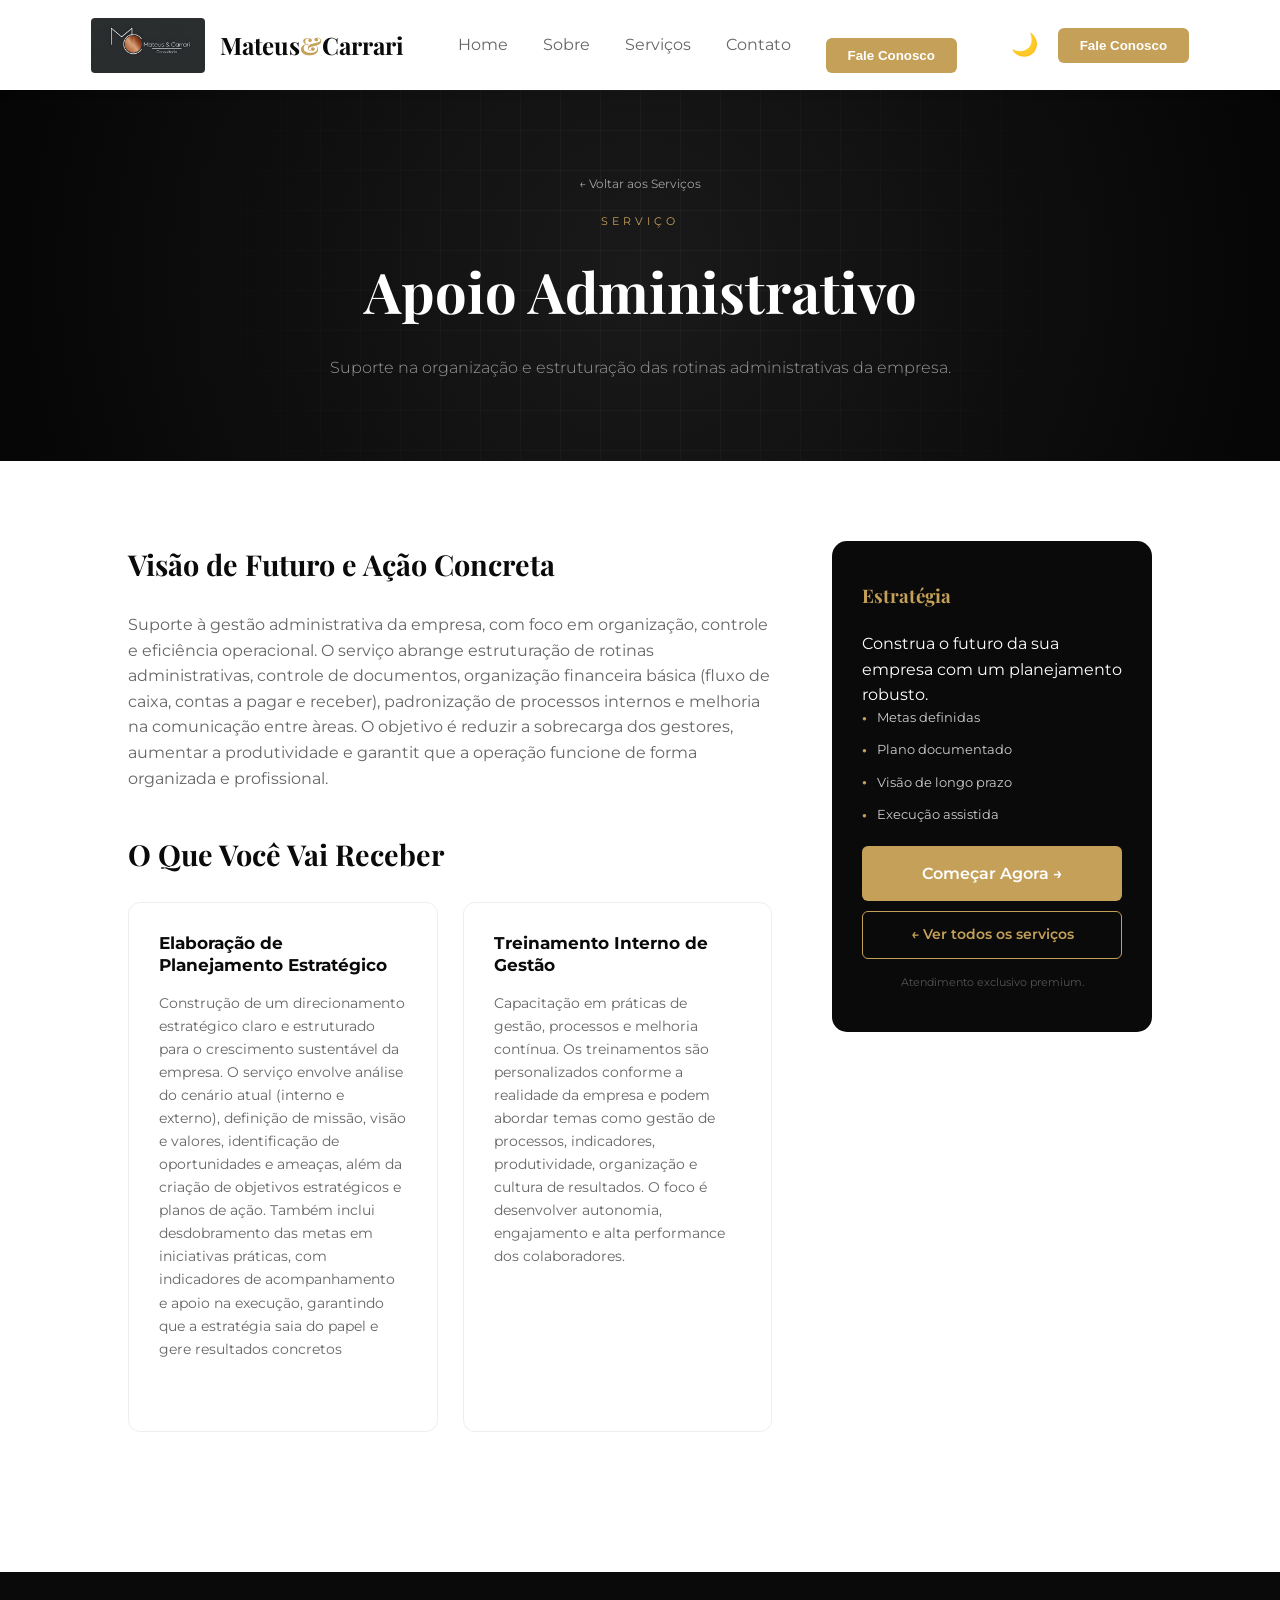
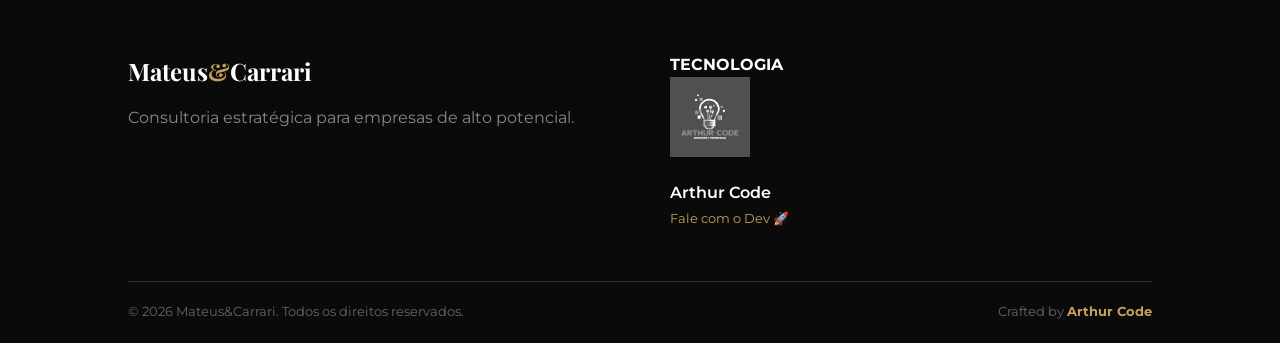
<file: apoio-administrativo.html>
<!DOCTYPE html>
<html lang="pt-BR">
<head>
    <meta charset="UTF-8">
    <meta name="viewport" content="width=device-width, initial-scale=1.0">
    <link rel="icon" type="image/jpeg" href="WhatsApp Image 2026-04-30 at 21.22.45.jpeg">
    <title>Planejamento Estratégico | Mateus & Carrari</title>
    
    <link href="https://fonts.googleapis.com/css2?family=Playfair+Display:ital,wght@0,400;0,700;1,400&family=Montserrat:wght@300;400;600&display=swap" rel="stylesheet">
    
    <style>
        /* --- 1. CONFIGURAÇÕES BASE E TEMAS --- */
        * { margin: 0; padding: 0; box-sizing: border-box; text-decoration: none; list-style: none; }
        
        :root {
            --gold: #c5a059;
            --dark-gold: #b08e4d;
            --black: #0a0a0a;
            --gray: #666;
            --border: #eeeeee;
            --body-bg: #ffffff;
            --text-main: #0a0a0a;
            --header-bg: #ffffff;
            --card-bg: #ffffff;
            --shadow: rgba(0,0,0,0.05);
        }

        body.dark-mode {
            --body-bg: #0e0e0e;
            --text-main: #f1f1f1;
            --header-bg: rgba(10, 10, 10, 0.95);
            --card-bg: #1a1a1a;
            --gray: #aaa;
            --border: #333;
            --shadow: rgba(0,0,0,0.4);
        }

        body { 
            font-family: 'Montserrat', sans-serif; 
            color: var(--text-main); 
            line-height: 1.6; 
            background: var(--body-bg); 
            padding-top: 90px;
            transition: background 0.4s ease, color 0.4s ease;
            overflow-x: hidden;
        }

        /* --- 2. HEADER E MENU MOBILE --- */
        .header {
            width: 100%; height: 90px; display: flex; align-items: center; justify-content: space-around;
            padding: 0 5%; background: var(--header-bg); position: fixed; top: 0; z-index: 1000;
            box-shadow: 0 2px 10px var(--shadow);
            backdrop-filter: blur(5px);
        }

        .logo-container { display: flex; align-items: center; gap: 15px; z-index: 1100; }
        .logo-img { height: 55px; width: auto; border-radius: 4px; }
        .logo-text { font-family: 'Playfair Display', serif; font-size: 24px; font-weight: 700; color: var(--text-main); }
        .logo-text span { color: var(--gold); }

        /* Hambúrguer */
        .menu-toggle {
            display: none; flex-direction: column; gap: 6px; cursor: pointer; z-index: 1100;
        }
        .menu-toggle span {
            width: 30px; height: 3px; background: var(--gold);
            transition: 0.3s; border-radius: 2px;
        }

        .nav-menu ul { display: flex; gap: 35px; align-items: center; }
        .nav-menu a { color: var(--gray); font-size: 16px; position: relative; padding: 10px 0; transition: 0.3s; }
        .nav-menu a:hover, .nav-menu a.active { color: var(--gold); }
        
        .btn-gold-nav { background: var(--gold); color: #fff; padding: 10px 22px; border-radius: 6px; border: none; font-weight: 600; cursor: pointer; transition: 0.3s; }
        .btn-gold-nav:hover { background: var(--dark-gold); }

        /* --- 3. HERO SERVIÇO --- */
        .service-hero {
            background: radial-gradient(circle at center, #1a1a1a 0%, #050505 100%);
            padding: 80px 10%; text-align: center; color: #fff; position: relative;
        }
        .overlay-grid {
            position: absolute; top: 0; left: 0; width: 100%; height: 100%;
            background-image: linear-gradient(to right, rgba(255,255,255,0.03) 1px, transparent 1px), linear-gradient(to bottom, rgba(255,255,255,0.03) 1px, transparent 1px);
            background-size: 40px 40px; mask-image: radial-gradient(circle at center, black 20%, transparent 80%);
        }
        .back-link { color: #fff; font-size: 12px; margin-bottom: 20px; display: inline-block; opacity: 0.6; transition: 0.3s; }
        .back-link:hover { opacity: 1; color: var(--gold); }
        .service-tag { color: var(--gold); letter-spacing: 4px; font-size: 11px; text-transform: uppercase; margin-bottom: 15px; display: block; }
        .service-hero h1 { font-family: 'Playfair Display', serif; font-size: clamp(2rem, 8vw, 3.5rem); margin-bottom: 20px; }
        .service-hero p { max-width: 700px; margin: 0 auto; color: #999; font-weight: 300; }

        /* --- 4. CONTEÚDO --- */
        .content-container { padding: 80px 10%; display: grid; grid-template-columns: 1fr 320px; gap: 60px; max-width: 1400px; margin: 0 auto; }
        
        .main-text h2 { font-family: 'Playfair Display', serif; font-size: 1.8rem; margin-bottom: 25px; color: var(--text-main); }
        .main-text p { color: var(--gray); margin-bottom: 40px; }

        .delivery-grid { display: grid; grid-template-columns: repeat(auto-fit, minmax(300px, 1fr)); gap: 25px; margin-bottom: 60px; }
        .delivery-item { padding: 30px; border: 1px solid var(--border); border-radius: 12px; transition: 0.3s; background: var(--card-bg); display: flex; flex-direction: column;}
        .delivery-item:hover { border-color: var(--gold); box-shadow: 0 10px 30px var(--shadow); transform: translateY(-5px);}
        .delivery-item strong { display: block; margin-bottom: 15px; font-size: 1.05rem; color: var(--text-main); line-height: 1.3;}
        .delivery-item p { font-size: 0.9rem; color: var(--gray); line-height: 1.6;}

        .method-step { display: flex; gap: 30px; margin-bottom: 30px; }
        .step-num { font-family: 'Playfair Display', serif; font-size: 1.5rem; color: var(--gold); font-weight: 700; min-width: 30px; }
        .step-info h4 { font-size: 1rem; margin-bottom: 5px; color: var(--text-main); }
        .step-info p { font-size: 0.9rem; color: var(--gray); }

        /* --- CARD LATERAL --- */
        .side-card { 
            background: var(--black); color: #fff; padding: 40px 30px; border-radius: 15px; 
            height: fit-content; position: sticky; top: 120px;
        }
        .side-card h3 { font-family: 'Playfair Display', serif; color: var(--gold); margin-bottom: 20px; }
        .side-card li { font-size: 0.8rem; margin-bottom: 12px; color: #ccc; display: flex; align-items: center; gap: 10px; }
        .side-card li::before { content: '●'; color: var(--gold); font-size: 8px; }
        
        .btn-side { display: block; width: 100%; background: var(--gold); color: #fff; text-align: center; padding: 15px; border-radius: 6px; font-weight: 600; transition: 0.3s; }
        .btn-side:hover { background: var(--dark-gold); }

        .btn-outline-side {
            display: block; width: 100%; border: 1px solid var(--gold); color: var(--gold); 
            text-align: center; padding: 12px; border-radius: 6px; font-weight: 600; 
            font-size: 0.85rem; margin-top: 10px; transition: 0.3s;
        }
        .btn-outline-side:hover { background: rgba(197, 160, 89, 0.1); }

        /* --- 5. FOOTER --- */
        .main-footer { background: var(--black); color: #fff; padding: 80px 10% 20px; }
        .footer-container { display: grid; grid-template-columns: repeat(auto-fit, minmax(250px, 1fr)); gap: 60px; max-width: 1200px; margin: 0 auto 50px; }
        .dev-logo { width: 80px; margin-bottom: 15px; filter: grayscale(1) brightness(2); }
        .footer-bottom { border-top: 1px solid #333; padding-top: 20px; display: flex; justify-content: space-between; align-items: center; flex-wrap: wrap; color: #666; font-size: 0.8rem; }
        .footer-bottom a { color: var(--gold); font-weight: bold; }

        /* --- 6. RESPONSIVIDADE --- */
        @media (max-width: 968px) {
            .header { justify-content: space-between; }
            .menu-toggle { display: flex; }
            
            .nav-menu {
                position: fixed; top: 0; right: -100%; width: 80%; height: 100vh;
                background: var(--header-bg); flex-direction: column; padding: 120px 40px;
                transition: 0.4s cubic-bezier(0.4, 0, 0.2, 1); box-shadow: -10px 0 30px rgba(0,0,0,0.1);
            }
            .nav-menu.active { right: 0; }
            .nav-menu ul { flex-direction: column; gap: 25px; align-items: flex-start; }
            .nav-menu a { font-size: 20px; width: 100%; }
            
            .actions .btn-gold-nav { display: none; }
            .content-container { grid-template-columns: 1fr; padding: 40px 5%; }
            .side-card { position: static; margin-top: 40px; }
        }

        /* Animação X do Menu */
        .menu-toggle.active span:nth-child(1) { transform: rotate(45deg) translate(6px, 6px); }
        .menu-toggle.active span:nth-child(2) { opacity: 0; }
        .menu-toggle.active span:nth-child(3) { transform: rotate(-45deg) translate(7px, -7px); }
    </style>
</head>
<body>

<header class="header">
    <div class="logo-container">
        <img src="WhatsApp Image 2026-04-30 at 21.22.45.jpeg" alt="Logo" class="logo-img">
        <div class="logo-text">Mateus<span>&</span>Carrari</div>
    </div>

    <div class="menu-toggle" id="mobile-menu">
        <span></span>
        <span></span>
        <span></span>
    </div>

    <nav class="nav-menu" id="nav-list">
        <ul>
            <li><a href="index.html">Home</a></li>
            <li><a href="sobre.html">Sobre</a></li>
            <li><a href="servicos.html">Serviços</a></li>
            <li><a href="contato.html">Contato</a></li>
            <li class="mobile-only" style="width: 100%; margin-top: 20px;">
                <button class="btn-gold-nav" style="width: 100%;" onclick="window.location.href='contato.html'">Fale Conosco</button>
            </li>
        </ul>
    </nav>

    <div class="actions" style="display: flex; align-items: center; gap: 20px;">
        <button id="theme-toggle" style="background: none; border: none; font-size: 22px; cursor: pointer;">🌙</button>
        <button class="btn-gold-nav" onclick="window.location.href='contato.html'">Fale Conosco</button>
    </div>
</header>

<section class="service-hero">
    <div class="overlay-grid"></div>
    <div style="position: relative; z-index: 2;">
        <a href="servicos.html" class="back-link">← Voltar aos Serviços</a>
        <span class="service-tag">Serviço</span>
        <h1>Apoio Administrativo</h1>
        <p>Suporte na organização e estruturação das rotinas administrativas da empresa.</p>
    </div>
</section>

<div class="content-container">
    <main class="main-text">
        <h2>Visão de Futuro e Ação Concreta</h2>
        <p>Suporte à gestão administrativa da empresa, com foco em organização, controle e eficiência operacional. O serviço abrange estruturação de rotinas administrativas, controle de documentos, organização financeira básica (fluxo de caixa, contas a pagar e receber), padronização de processos internos e melhoria na comunicação entre àreas. O objetivo é reduzir a sobrecarga dos gestores, aumentar a produtividade e garantit que a operação funcione de forma organizada e profissional.</p>
        
        <h2>O Que Você Vai Receber</h2>
        <div class="delivery-grid">
    
            <div class="delivery-item">
                <strong>Elaboração de Planejamento Estratégico</strong>
                <p>Construção de um direcionamento estratégico claro e estruturado para o crescimento sustentável da empresa. O serviço envolve análise do cenário atual (interno e externo), definição de missão, visão e valores, identificação de oportunidades e ameaças, além da criação de objetivos estratégicos e planos de ação. Também inclui desdobramento das metas em iniciativas práticas, com indicadores de acompanhamento e apoio na execução, garantindo que a estratégia saia do papel e gere resultados concretos</p>
            </div>
            <div class="delivery-item">
                <strong>Treinamento Interno de Gestão</strong>
                <p>Capacitação em práticas de gestão, processos e melhoria contínua. Os treinamentos são personalizados conforme a realidade da empresa e podem abordar temas como gestão de processos, indicadores, produtividade, organização e cultura de resultados. O foco é desenvolver autonomia, engajamento e alta performance dos colaboradores.</p>
            </div>
    
        </div>

        
    </main>

    <aside>
        <div class="side-card">
            <h3>Estratégia</h3>
            <p>Construa o futuro da sua empresa com um planejamento robusto.</p>
            <ul>
                <li>Metas definidas</li>
                <li>Plano documentado</li>
                <li>Visão de longo prazo</li>
                <li>Execução assistida</li>
            </ul>
            
            <a href="contato.html" class="btn-side" style="margin-top: 20px;">Começar Agora →</a>
            <a href="servicos.html" class="btn-outline-side">← Ver todos os serviços</a>
            
            <p style="text-align:center; margin-top:15px; color:#666; font-size:0.7rem; opacity: 0.8;">Atendimento exclusivo premium.</p>
        </div>
    </aside>
</div>

<footer class="main-footer">
    <div class="footer-container">
        <div class="footer-column">
            <div class="logo-text" style="color: white; font-size: 24px;">Mateus<span>&</span>Carrari</div>
            <p style="color:#888; margin-top: 15px;">Consultoria estratégica para empresas de alto potencial.</p>
        </div>
        <div class="footer-column">
            <h4>TECNOLOGIA</h4>
            <img src="WhatsApp Image 2026-04-15 at 19.51.01.jpeg" alt="Arthur Code" class="dev-logo">
            <p style="color: #fff; font-weight: 600;">Arthur Code</p>
            <a href="https://wa.me/5564992209255" target="_blank" style="color: var(--gold); font-size: 0.8rem;">Fale com o Dev 🚀</a>
        </div>
    </div>
    <div class="footer-bottom">
        <span>&copy; 2026 Mateus&Carrari. Todos os direitos reservados.</span>
        <span>Crafted by <a href="https://wa.me/5564992209255" target="_blank">Arthur Code</a></span>
    </div>
</footer>

<script>
    // --- MENU MOBILE ---
    const menuToggle = document.getElementById('mobile-menu');
    const navList = document.getElementById('nav-list');

    menuToggle.addEventListener('click', () => {
        menuToggle.classList.toggle('active');
        navList.classList.toggle('active');
    });

    document.querySelectorAll('.nav-menu a').forEach(link => {
        link.addEventListener('click', () => {
            menuToggle.classList.remove('active');
            navList.classList.remove('active');
        });
    });

    // --- DARK MODE ---
    const themeToggle = document.getElementById('theme-toggle');
    const body = document.body;

    const updateIcon = (isDark) => {
        themeToggle.innerText = isDark ? '☀️' : '🌙';
    };

    const savedTheme = localStorage.getItem('theme');
    if (savedTheme === 'dark') {
        body.classList.add('dark-mode');
        updateIcon(true);
    }

    themeToggle.addEventListener('click', () => {
        const isDark = body.classList.toggle('dark-mode');
        localStorage.setItem('theme', isDark ? 'dark' : 'light');
        updateIcon(isDark);
    });
</script>

</body>
</html>
</file>
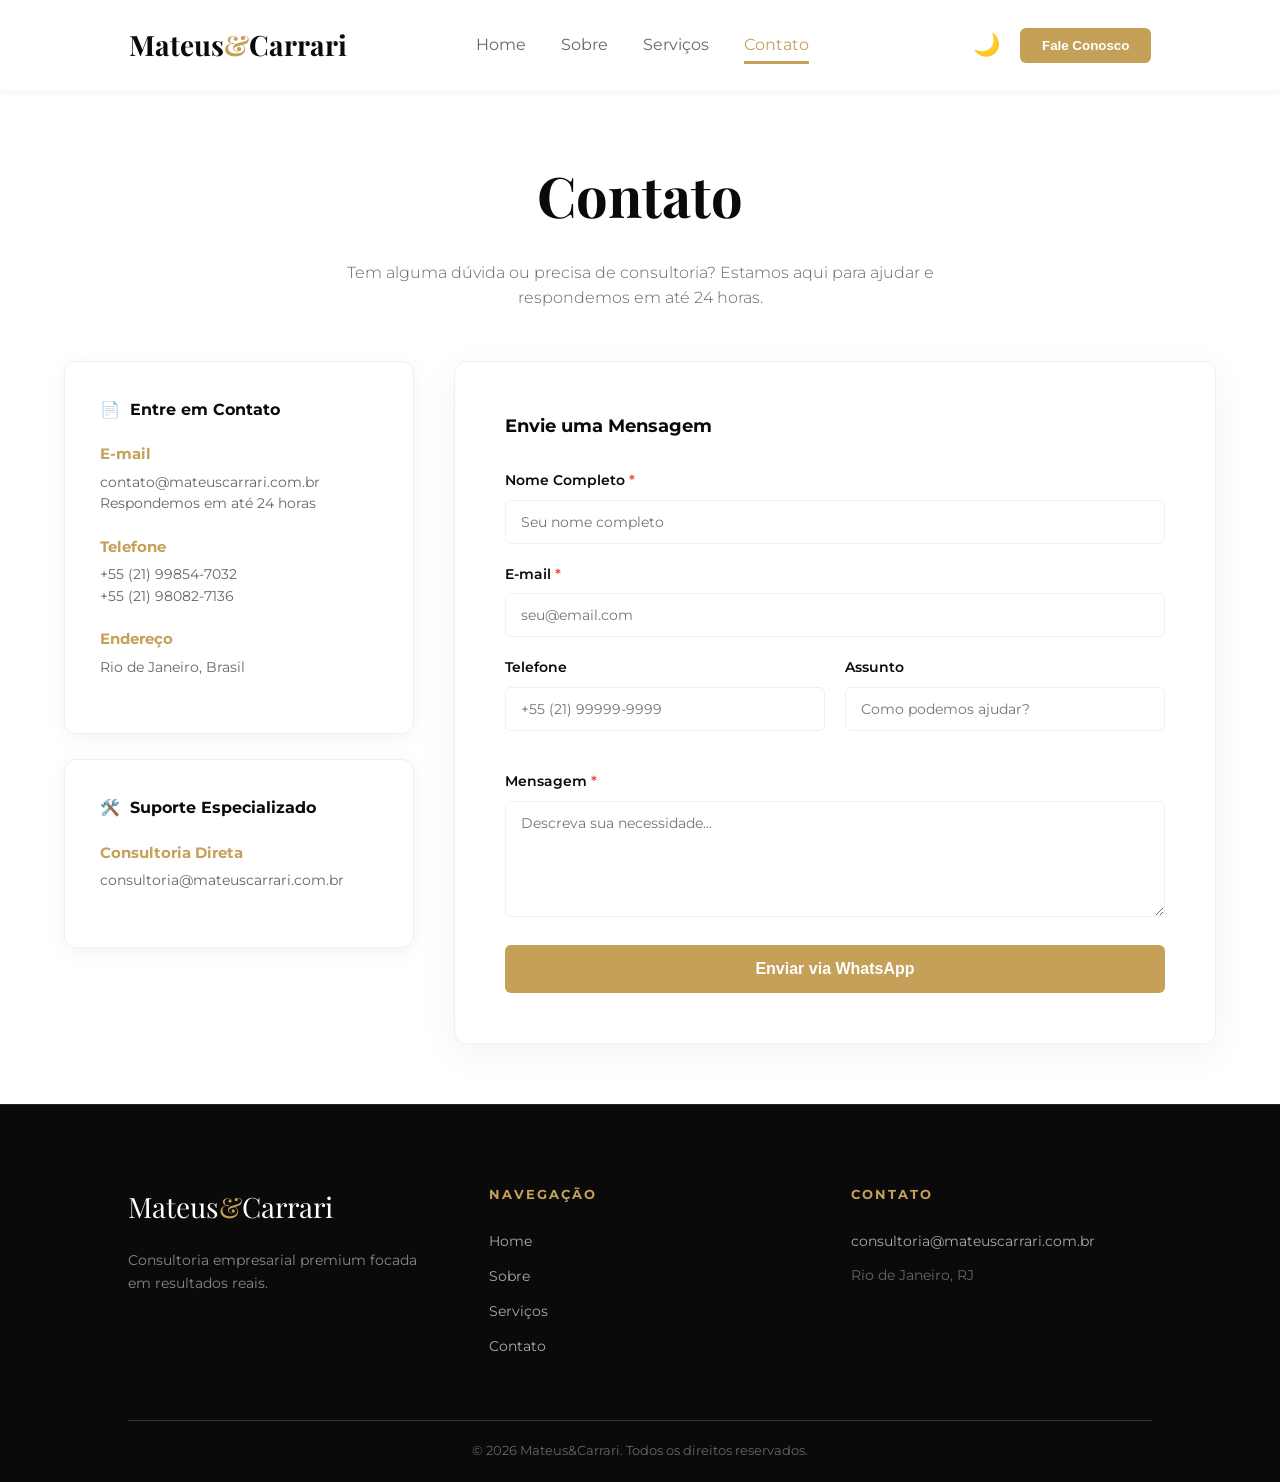
<file: contato.html>
<!DOCTYPE html>
<html lang="pt-BR">
<head>
    <meta charset="UTF-8">
    <meta name="viewport" content="width=device-width, initial-scale=1.0">
    <link rel="icon" type="image/jpeg" href="WhatsApp Image 2026-04-30 at 21.22.45.jpeg">
    <title>Contato | Mateus & Carrari</title>
    
    <link href="https://fonts.googleapis.com/css2?family=Playfair+Display:ital,wght@0,400;0,700;1,400&family=Montserrat:wght@300;400;600&display=swap" rel="stylesheet">
    
    <style>
        /* --- 1. CONFIGURAÇÕES BASE E TEMAS --- */
        * { margin: 0; padding: 0; box-sizing: border-box; text-decoration: none; list-style: none; outline: none; }
        
        :root {
            --gold: #c5a059;
            --dark-gold: #b08e4d;
            --black: #0a0a0a;
            --gray: #666;
            --body-bg: #ffffff;
            --header-bg: #ffffff;
            --card-bg: #ffffff;
            --border: #f0f0f0;
            --text-main: #0a0a0a;
            --shadow: rgba(0,0,0,0.05);
            --input-bg: #ffffff;
        }

        body.dark-mode {
            --body-bg: #0e0e0e;
            --text-main: #f1f1f1;
            --header-bg: rgba(10, 10, 10, 0.95);
            --card-bg: #1a1a1a;
            --gray: #aaa;
            --border: #333;
            --shadow: rgba(0,0,0,0.4);
            --input-bg: #111;
        }

        html { scroll-behavior: smooth; }
        body { 
            font-family: 'Montserrat', sans-serif; 
            color: var(--text-main); 
            line-height: 1.6; 
            background: var(--body-bg); 
            padding-top: 90px;
            transition: background 0.4s ease, color 0.4s ease;
            overflow-x: hidden;
        }

        /* --- 2. HEADER E MENU MOBILE --- */
        .header {
            width: 100%; height: 90px; display: flex; align-items: center; justify-content: space-around;
            padding: 0 5%; background: var(--header-bg); position: fixed; top: 0; z-index: 1000;
            box-shadow: 0 2px 10px var(--shadow);
            backdrop-filter: blur(5px);
        }
        .logo { font-family: 'Playfair Display', serif; font-size: 28px; font-weight: 700; color: var(--text-main); z-index: 1100; }
        .logo span { color: var(--gold); }

        /* Hambúrguer */
        .menu-toggle {
            display: none; flex-direction: column; gap: 6px; cursor: pointer; z-index: 1100;
        }
        .menu-toggle span {
            width: 30px; height: 3px; background: var(--gold);
            transition: 0.3s; border-radius: 2px;
        }

        .nav-menu ul { display: flex; gap: 35px; align-items: center; }
        .nav-menu a { color: var(--gray); font-size: 16px; position: relative; padding: 10px 0; transition: 0.3s; }
        .nav-menu a:hover, .nav-menu a.active { color: var(--gold); }
        .nav-menu a::after {
            content: ''; position: absolute; bottom: 0; left: 0; width: 0; height: 3px;
            background: var(--gold); transition: width 0.3s;
        }
        .nav-menu a.active::after, .nav-menu a:hover::after { width: 100%; }

        .btn-gold-nav { background: var(--gold); color: #fff; padding: 10px 22px; border-radius: 6px; border: none; font-weight: 600; cursor: pointer; transition: 0.3s; }

        /* --- 3. SEÇÃO CONTATO --- */
        .contact-page { padding: 60px 5%; text-align: center; max-width: 1400px; margin: 0 auto; }
        .contact-header h1 { font-family: 'Playfair Display', serif; font-size: clamp(2.5rem, 8vw, 3.5rem); margin-bottom: 20px; color: var(--text-main); }
        .contact-header p { color: var(--gray); max-width: 600px; margin: 0 auto 50px; font-weight: 300; }

        .contact-grid { display: grid; grid-template-columns: 350px 1fr; gap: 40px; max-width: 1200px; margin: 0 auto; text-align: left; }

        /* Cards de Info */
        .info-card { 
            background: var(--card-bg); padding: 35px; border-radius: 12px; border: 1px solid var(--border); 
            box-shadow: 0 4px 20px var(--shadow); margin-bottom: 25px;
        }
        .info-card h4 { font-size: 1rem; margin-bottom: 20px; display: flex; align-items: center; gap: 10px; color: var(--text-main); }
        .info-group { margin-bottom: 20px; }
        .info-group strong { display: block; font-size: 0.95rem; margin-bottom: 5px; color: var(--gold); }
        .info-group p, .info-group span { font-size: 0.9rem; color: var(--gray); display: block; line-height: 1.5; word-break: break-all; }

        /* Formulário */
        .form-card { 
            background: var(--card-bg); padding: 50px; border-radius: 12px; border: 1px solid var(--border);
            box-shadow: 0 10px 40px var(--shadow);
        }
        .form-card h3 { font-size: 1.1rem; margin-bottom: 30px; color: var(--text-main); }
        
        .form-row { display: grid; grid-template-columns: 1fr 1fr; gap: 20px; margin-bottom: 20px; }
        .form-group { margin-bottom: 20px; }
        .form-group label { display: block; font-size: 0.85rem; font-weight: 600; margin-bottom: 8px; color: var(--text-main); }
        .form-group label span { color: #e74c3c; }
        
        .form-group input, .form-group textarea {
            width: 100%; padding: 12px 15px; border: 1px solid var(--border); border-radius: 6px;
            font-family: inherit; font-size: 0.9rem; transition: 0.3s;
            background: var(--input-bg); color: var(--text-main);
        }
        .form-group input:focus, .form-group textarea:focus { border-color: var(--gold); box-shadow: 0 0 0 2px rgba(197,160,89,0.1); }

        .btn-send-message {
            width: 100%; background: var(--gold); color: #fff; border: none;
            padding: 15px; border-radius: 6px; font-weight: 600; font-size: 1rem;
            cursor: pointer; transition: 0.3s;
        }
        .btn-send-message:hover { background: var(--dark-gold); transform: translateY(-2px); }

        /* --- 4. FOOTER --- */
        .main-footer { background: var(--black); color: #fff; padding: 80px 10% 20px; border-top: 1px solid #222; }
        .footer-container { display: grid; grid-template-columns: repeat(auto-fit, minmax(250px, 1fr)); gap: 60px; max-width: 1200px; margin: 0 auto 50px; }
        .logo-footer { font-family: 'Playfair Display', serif; font-size: 28px; margin-bottom: 20px; }
        .logo-footer span { color: var(--gold); }
        .footer-links a { color: #aaa; display: block; margin-bottom: 12px; transition: 0.3s; font-size: 0.9rem; }
        .footer-links a:hover { color: #fff; }
        .footer-bottom { border-top: 1px solid #333; padding-top: 20px; text-align: center; color: #666; font-size: 0.8rem; }

        /* --- 5. RESPONSIVIDADE --- */
        @media (max-width: 968px) {
            .header { justify-content: space-between; }
            .menu-toggle { display: flex; }
            
            .nav-menu {
                position: fixed; top: 0; right: -100%; width: 80%; height: 100vh;
                background: var(--header-bg); flex-direction: column; padding: 120px 40px;
                transition: 0.4s cubic-bezier(0.4, 0, 0.2, 1); box-shadow: -10px 0 30px rgba(0,0,0,0.1);
            }
            .nav-menu.active { right: 0; }
            .nav-menu ul { flex-direction: column; gap: 25px; align-items: flex-start; }
            .nav-menu a { font-size: 20px; width: 100%; }
            
            .actions .btn-gold-nav { display: none; }

            .contact-grid { grid-template-columns: 1fr; }
            .form-card { padding: 30px 20px; }
            .form-row { grid-template-columns: 1fr; }
        }

        /* Animação X do Menu */
        .menu-toggle.active span:nth-child(1) { transform: rotate(45deg) translate(6px, 6px); }
        .menu-toggle.active span:nth-child(2) { opacity: 0; }
        .menu-toggle.active span:nth-child(3) { transform: rotate(-45deg) translate(7px, -7px); }
    </style>
</head>
<body>

<header class="header">
    <div class="logo">Mateus<span>&</span>Carrari</div>

    <div class="menu-toggle" id="mobile-menu">
        <span></span>
        <span></span>
        <span></span>
    </div>

    <nav class="nav-menu" id="nav-list">
        <ul>
            <li><a href="index.html">Home</a></li>
            <li><a href="sobre.html">Sobre</a></li>
            <li><a href="servicos.html">Serviços</a></li>
            <li><a href="contato.html" class="active">Contato</a></li>
            <li style="width: 100%; margin-top: 20px;" class="mobile-only">
                
            </li>
        </ul>
    </nav>

    <div class="actions" style="display: flex; align-items: center; gap: 20px;">
        <button id="theme-toggle" style="background: none; border: none; font-size: 22px; cursor: pointer;">🌙</button>
        <button class="btn-gold-nav" id="header-contact-btn">Fale Conosco</button>
    </div>
</header>

<section class="contact-page">
    <div class="contact-header">
        <h1>Contato</h1>
        <p>Tem alguma dúvida ou precisa de consultoria? Estamos aqui para ajudar e respondemos em até 24 horas.</p>
    </div>

    <div class="contact-grid">
        <aside>
            <div class="info-card">
                <h4><span>📄</span> Entre em Contato</h4>
                <div class="info-group">
                    <strong>E-mail</strong>
                    <p>contato@mateuscarrari.com.br</p>
                    <span>Respondemos em até 24 horas</span>
                </div>
                <div class="info-group">
                    <strong>Telefone</strong>
                    <p>+55 (21) 99854-7032</p>
                    <p>+55 (21) 98082-7136</p>
                </div>
                <div class="info-group">
                    <strong>Endereço</strong>
                    <p>Rio de Janeiro, Brasil</p>
                </div>
            </div>

            <div class="info-card">
                <h4><span>🛠️</span> Suporte Especializado</h4>
                <div class="info-group">
                    <strong>Consultoria Direta</strong>
                    <p>consultoria@mateuscarrari.com.br</p>
                </div>
            </div>
        </aside>

        <main class="form-card">
            <h3>Envie uma Mensagem</h3>
            <form id="contactForm">
                <div class="form-group">
                    <label>Nome Completo <span>*</span></label>
                    <input type="text" id="nome" placeholder="Seu nome completo" required>
                </div>

                <div class="form-group">
                    <label>E-mail <span>*</span></label>
                    <input type="email" id="email" placeholder="seu@email.com" required>
                </div>

                <div class="form-row">
                    <div class="form-group">
                        <label>Telefone</label>
                        <input type="text" id="telefone" placeholder="+55 (21) 99999-9999">
                    </div>
                    <div class="form-group">
                        <label>Assunto</label>
                        <input type="text" id="assunto" placeholder="Como podemos ajudar?">
                    </div>
                </div>

                <div class="form-group">
                    <label>Mensagem <span>*</span></label>
                    <textarea id="mensagem" rows="5" placeholder="Descreva sua necessidade..." required></textarea>
                </div>

                <button type="submit" class="btn-send-message">Enviar via WhatsApp</button>
            </form>
        </main>
    </div>
</section>

<footer class="main-footer">
    <div class="footer-container">
        <div class="footer-column">
            <div class="logo-footer">Mateus<span>&</span>Carrari</div>
            <p style="color: #888; font-size: 0.9rem;">Consultoria empresarial premium focada em resultados reais.</p>
        </div>
        <div class="footer-column footer-links">
            <h4 style="color: var(--gold); font-size: 0.8rem; letter-spacing: 2px; margin-bottom: 25px;">NAVEGAÇÃO</h4>
            <a href="index.html">Home</a>
            <a href="sobre.html">Sobre</a>
            <a href="servicos.html">Serviços</a>
            <a href="contato.html">Contato</a>
        </div>
        <div class="footer-column footer-links">
            <h4 style="color: var(--gold); font-size: 0.8rem; letter-spacing: 2px; margin-bottom: 25px;">CONTATO</h4>
            <a href="mailto:consultoria@mateuscarrari.com.br">consultoria@mateuscarrari.com.br</a>
            <p style="color: #666; font-size: 0.85rem; margin-top: 10px;">Rio de Janeiro, RJ</p>
        </div>
    </div>
    <div class="footer-bottom">
        &copy; 2026 Mateus&Carrari. Todos os direitos reservados.
    </div>
</footer>

<script>
    // --- LÓGICA DO MENU MOBILE ---
    const menuToggle = document.getElementById('mobile-menu');
    const navList = document.getElementById('nav-list');

    menuToggle.addEventListener('click', () => {
        menuToggle.classList.toggle('active');
        navList.classList.toggle('active');
    });

    // --- LÓGICA DARK MODE ---
    const themeToggle = document.getElementById('theme-toggle');
    const body = document.body;

    const updateIcon = (isDark) => {
        themeToggle.innerText = isDark ? '☀️' : '🌙';
    };

    const savedTheme = localStorage.getItem('theme');
    if (savedTheme === 'dark') {
        body.classList.add('dark-mode');
        updateIcon(true);
    }

    themeToggle.addEventListener('click', () => {
        const isDark = body.classList.toggle('dark-mode');
        localStorage.setItem('theme', isDark ? 'dark' : 'light');
        updateIcon(isDark);
    });

    // --- LÓGICA WHATSAPP FORMULÁRIO ---
    document.getElementById('contactForm').addEventListener('submit', function(e) {
        e.preventDefault();

        const nome = document.getElementById('nome').value;
        const email = document.getElementById('email').value;
        const telefone = document.getElementById('telefone').value;
        const assunto = document.getElementById('assunto').value;
        const mensagem = document.getElementById('mensagem').value;

        const textoLink = `Olá! Meu nome é ${nome}.
*E-mail:* ${email}
*Telefone:* ${telefone || 'Não informado'}
*Assunto:* ${assunto || 'Consultoria'}
*Mensagem:* ${mensagem}`;

        const meuNumero = "5521998547032"; 
        const url = `https://wa.me/${meuNumero}?text=${encodeURIComponent(textoLink)}`;

        window.open(url, '_blank');
    });

    // Botão "Fale Conosco" do Header
    document.getElementById('header-contact-btn').addEventListener('click', () => {
        window.open('https://wa.me/5521998547032?text=Olá! Gostaria de falar sobre uma consultoria.', '_blank');
    });
</script>

</body>
</html>
</file>
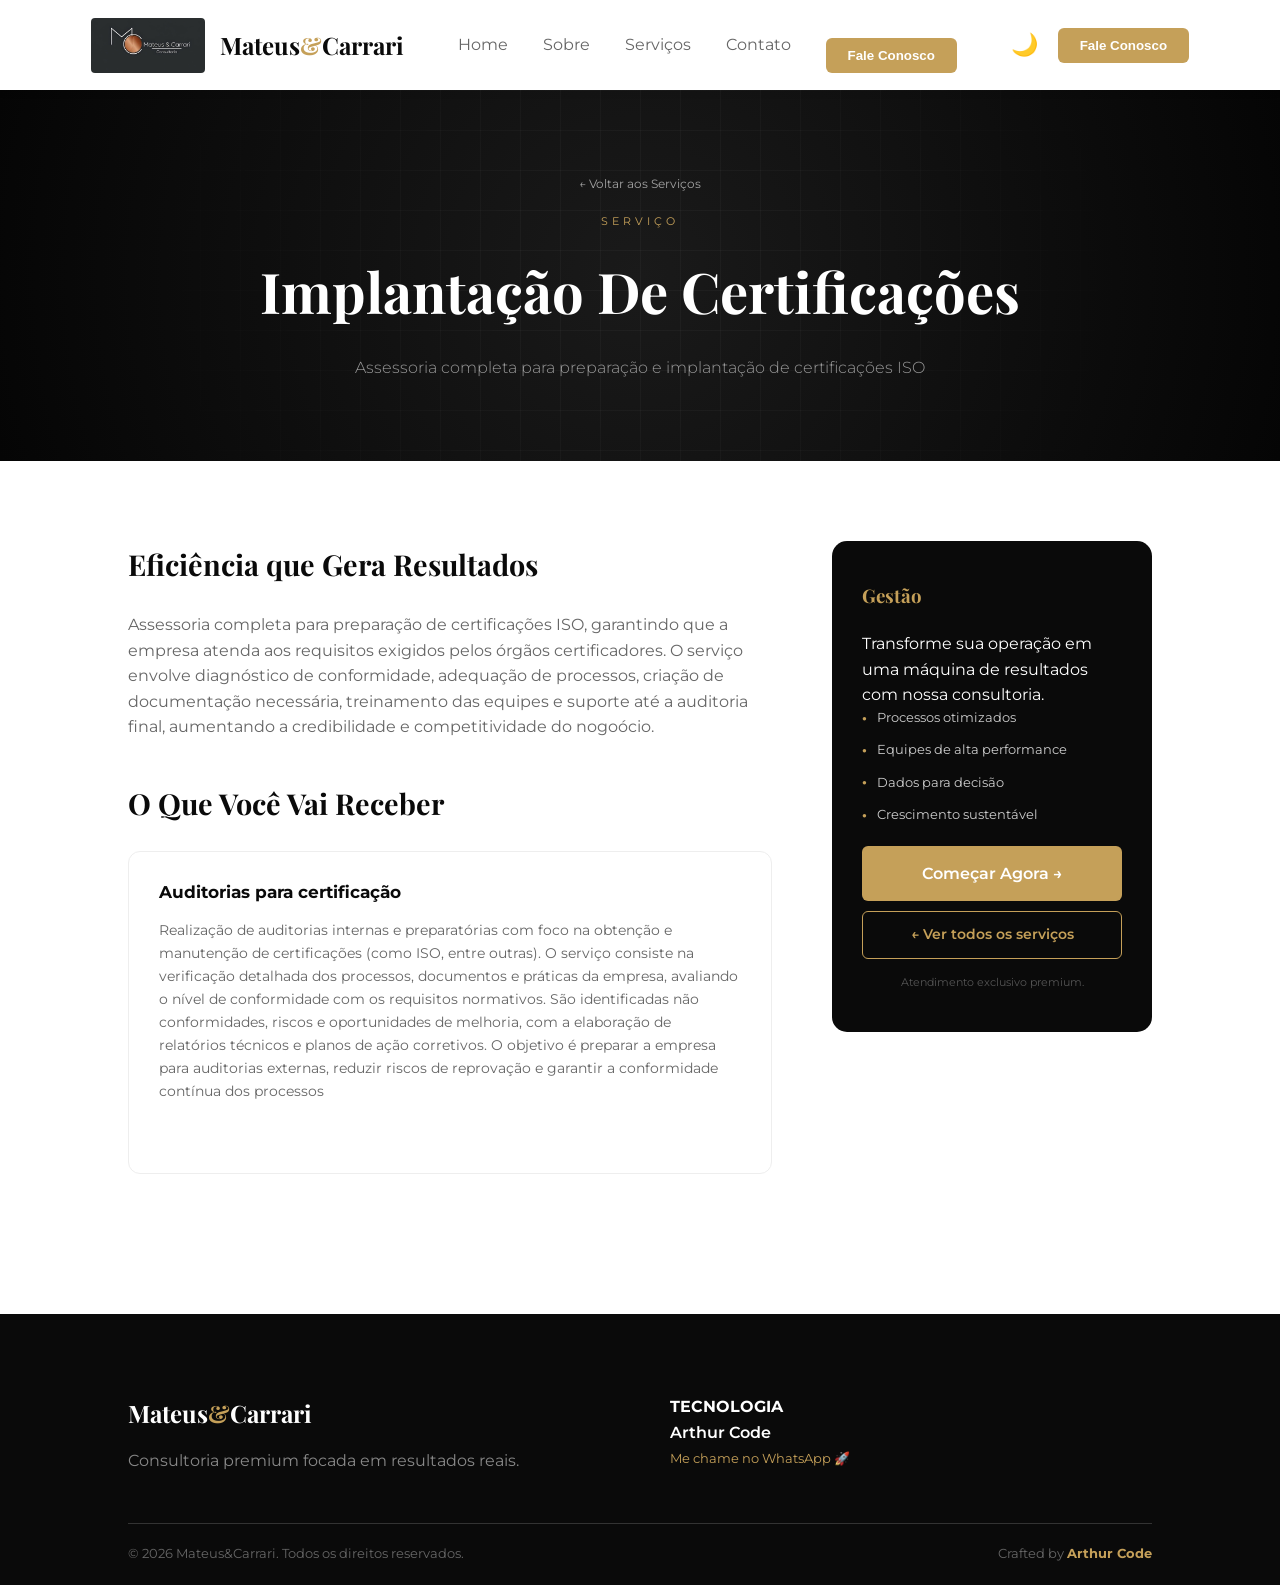
<file: implantacao-certificacoes.html>
<!DOCTYPE html>
<html lang="pt-BR">
<head>
    <meta charset="UTF-8">
    <meta name="viewport" content="width=device-width, initial-scale=1.0">
    <link rel="icon" type="image/jpeg" href="WhatsApp Image 2026-04-30 at 21.22.45.jpeg">
    <title>Gestão Empresarial | Mateus & Carrari</title>
    
    <link href="https://fonts.googleapis.com/css2?family=Playfair+Display:ital,wght@0,400;0,700;1,400&family=Montserrat:wght@300;400;600&display=swap" rel="stylesheet">
    
    <style>
        /* --- 1. CONFIGURAÇÕES BASE E TEMAS --- */
        * { margin: 0; padding: 0; box-sizing: border-box; text-decoration: none; list-style: none; }
        
        :root {
            --gold: #c5a059;
            --dark-gold: #b08e4d;
            --black: #0a0a0a;
            --gray: #666;
            --border: #eeeeee;
            --body-bg: #ffffff;
            --text-main: #0a0a0a;
            --header-bg: #ffffff;
            --card-bg: #ffffff;
            --shadow: rgba(0,0,0,0.05);
        }

        body.dark-mode {
            --body-bg: #0e0e0e;
            --text-main: #f1f1f1;
            --header-bg: rgba(10, 10, 10, 0.95);
            --card-bg: #1a1a1a;
            --gray: #aaa;
            --border: #333;
            --shadow: rgba(0,0,0,0.4);
        }

        body { 
            font-family: 'Montserrat', sans-serif; 
            color: var(--text-main); 
            line-height: 1.6; 
            background: var(--body-bg); 
            padding-top: 90px;
            transition: background 0.4s ease, color 0.4s ease;
            overflow-x: hidden;
        }

        /* --- 2. HEADER E MENU MOBILE --- */
        .header {
            width: 100%; height: 90px; display: flex; align-items: center; justify-content: space-around;
            padding: 0 5%; background: var(--header-bg); position: fixed; top: 0; z-index: 1000;
            box-shadow: 0 2px 10px var(--shadow);
            backdrop-filter: blur(5px);
        }

        .logo-container { display: flex; align-items: center; gap: 15px; z-index: 1100; }
        .logo-img { height: 55px; width: auto; border-radius: 4px; }
        .logo-text { font-family: 'Playfair Display', serif; font-size: 24px; font-weight: 700; color: var(--text-main); }
        .logo-text span { color: var(--gold); }

        /* Botão Hambúrguer */
        .menu-toggle {
            display: none;
            flex-direction: column;
            gap: 6px;
            cursor: pointer;
            z-index: 1100;
        }
        .menu-toggle span {
            width: 30px; height: 3px; background: var(--gold);
            transition: 0.3s; border-radius: 2px;
        }

        .nav-menu ul { display: flex; gap: 35px; align-items: center; }
        .nav-menu a { color: var(--gray); font-size: 16px; position: relative; padding: 10px 0; transition: 0.3s; }
        .nav-menu a:hover, .nav-menu a.active { color: var(--gold); }
        
        .btn-gold-nav { background: var(--gold); color: #fff; padding: 10px 22px; border-radius: 6px; border: none; font-weight: 600; cursor: pointer; transition: 0.3s; }
        .btn-gold-nav:hover { background: var(--dark-gold); transform: translateY(-2px); }

        /* --- 3. HERO SERVIÇO --- */
        .service-hero {
            background: radial-gradient(circle at center, #1a1a1a 0%, #050505 100%);
            padding: 80px 10%; text-align: center; color: #fff; position: relative;
        }
        .overlay-grid {
            position: absolute; top: 0; left: 0; width: 100%; height: 100%;
            background-image: linear-gradient(to right, rgba(255,255,255,0.03) 1px, transparent 1px), linear-gradient(to bottom, rgba(255,255,255,0.03) 1px, transparent 1px);
            background-size: 40px 40px; mask-image: radial-gradient(circle at center, black 20%, transparent 80%);
        }
        .back-link { color: #fff; font-size: 12px; margin-bottom: 20px; display: inline-block; opacity: 0.6; transition: 0.3s; }
        .back-link:hover { opacity: 1; color: var(--gold); }
        .service-tag { color: var(--gold); letter-spacing: 4px; font-size: 11px; text-transform: uppercase; margin-bottom: 15px; display: block; }
        .service-hero h1 { font-family: 'Playfair Display', serif; font-size: clamp(2.2rem, 8vw, 3.5rem); margin-bottom: 20px; }
        .service-hero p { max-width: 700px; margin: 0 auto; color: #999; font-weight: 300; }

        /* --- 4. CONTEÚDO --- */
        .content-container { padding: 80px 10%; display: grid; grid-template-columns: 1fr 320px; gap: 60px; max-width: 1400px; margin: 0 auto; }
        
        .main-text h2 { font-family: 'Playfair Display', serif; font-size: 1.8rem; margin-bottom: 25px; color: var(--text-main); }
        .main-text p { color: var(--gray); margin-bottom: 40px; }

        .delivery-grid { display: grid; grid-template-columns: repeat(auto-fit, minmax(300px, 1fr)); gap: 20px; margin-bottom: 60px; }
        .delivery-item { padding: 30px; border: 1px solid var(--border); border-radius: 12px; transition: 0.3s; background: var(--card-bg); display: flex; flex-direction: column; }
        .delivery-item:hover { border-color: var(--gold); box-shadow: 0 10px 30px var(--shadow); transform: translateY(-5px);}
        .delivery-item strong { display: block; margin-bottom: 15px; font-size: 1.05rem; color: var(--text-main); line-height: 1.3; }
        .delivery-item p { font-size: 0.9rem; color: var(--gray); line-height: 1.6;}

        /* Metodologia Style Fix */
        .methodology { margin-top: 40px; }
        .method-step { display: flex; gap: 20px; margin-bottom: 30px; align-items: flex-start; }
        .step-num { font-family: 'Playfair Display', serif; font-size: 2rem; color: var(--gold); opacity: 0.5; font-weight: 700; }
        .step-info h4 { font-size: 1.1rem; margin-bottom: 5px; color: var(--text-main); }
        .step-info p { font-size: 0.9rem; color: var(--gray); margin-bottom: 0; }

        /* --- CARD LATERAL --- */
        .side-card { 
            background: var(--black); color: #fff; padding: 40px 30px; border-radius: 15px; 
            height: fit-content; position: sticky; top: 120px;
        }
        .side-card h3 { font-family: 'Playfair Display', serif; color: var(--gold); margin-bottom: 20px; }
        .side-card li { font-size: 0.8rem; margin-bottom: 12px; color: #ccc; display: flex; align-items: center; gap: 10px; }
        .side-card li::before { content: '●'; color: var(--gold); font-size: 8px; }
        
        .btn-side { display: block; width: 100%; background: var(--gold); color: #fff; text-align: center; padding: 15px; border-radius: 6px; font-weight: 600; transition: 0.3s; }
        .btn-side:hover { background: var(--dark-gold); }

        .btn-outline-side {
            display: block; width: 100%; border: 1px solid var(--gold); color: var(--gold); 
            text-align: center; padding: 12px; border-radius: 6px; font-weight: 600; 
            font-size: 0.85rem; margin-top: 10px; transition: 0.3s;
        }
        .btn-outline-side:hover { background: rgba(197, 160, 89, 0.1); }

        /* --- 5. FOOTER --- */
        .main-footer { background: var(--black); color: #fff; padding: 80px 10% 20px; }
        .footer-container { display: grid; grid-template-columns: repeat(auto-fit, minmax(250px, 1fr)); gap: 60px; max-width: 1200px; margin: 0 auto 50px; }
        .dev-logo { width: 80px; margin-bottom: 15px; filter: grayscale(1) brightness(2); }
        .footer-bottom { border-top: 1px solid #333; padding-top: 20px; display: flex; justify-content: space-between; align-items: center; flex-wrap: wrap; color: #666; font-size: 0.8rem; }
        .footer-bottom a { color: var(--gold); font-weight: bold; }

        /* --- 6. MEDIA QUERIES (RESPONSIVIDADE) --- */
        @media (max-width: 968px) {
            .header { justify-content: space-between; }
            .menu-toggle { display: flex; }
            
            .nav-menu {
                position: fixed; top: 0; right: -100%; width: 80%; height: 100vh;
                background: var(--header-bg); flex-direction: column; padding: 120px 40px;
                transition: 0.4s cubic-bezier(0.4, 0, 0.2, 1); box-shadow: -10px 0 30px rgba(0,0,0,0.1);
            }
            .nav-menu.active { right: 0; }
            .nav-menu ul { flex-direction: column; gap: 25px; align-items: flex-start; }
            .nav-menu a { font-size: 20px; width: 100%; display: block; }
            
            .content-container { grid-template-columns: 1fr; padding: 40px 5%; }
            .side-card { position: static; margin-top: 40px; }
            .actions .btn-gold-nav { display: none; }
        }

        /* Animação X do Menu */
        .menu-toggle.active span:nth-child(1) { transform: rotate(45deg) translate(6px, 6px); }
        .menu-toggle.active span:nth-child(2) { opacity: 0; }
        .menu-toggle.active span:nth-child(3) { transform: rotate(-45deg) translate(7px, -7px); }
    </style>
</head>
<body>

<header class="header">
    <div class="logo-container">
        <img src="WhatsApp Image 2026-04-30 at 21.22.45.jpeg" alt="Logo" class="logo-img">
        <div class="logo-text">Mateus<span>&</span>Carrari</div>
    </div>

    <div class="menu-toggle" id="mobile-menu">
        <span></span>
        <span></span>
        <span></span>
    </div>

    <nav class="nav-menu" id="nav-list">
        <ul>
            <li><a href="index.html">Home</a></li>
            <li><a href="sobre.html">Sobre</a></li>
            <li><a href="servicos.html">Serviços</a></li>
            <li><a href="contato.html">Contato</a></li>
            <li class="mobile-only" style="width: 100%; margin-top: 20px;">
                <button class="btn-gold-nav" style="width: 100%;" onclick="window.location.href='contato.html'">Fale Conosco</button>
            </li>
        </ul>
    </nav>

    <div class="actions" style="display: flex; align-items: center; gap: 20px;">
        <button id="theme-toggle" style="background: none; border: none; font-size: 22px; cursor: pointer;">🌙</button>
        <button class="btn-gold-nav" onclick="window.location.href='contato.html'">Fale Conosco</button>
    </div>
</header>

<section class="service-hero">
    <div class="overlay-grid"></div>
    <div style="position: relative; z-index: 2;">
        <a href="servicos.html" class="back-link">← Voltar aos Serviços</a>
        <span class="service-tag">Serviço</span>
        <h1>Implantação De Certificações</h1>
        <p>Assessoria completa para preparação e implantação de certificações ISO</p>
    </div>
</section>

<div class="content-container">
    <main class="main-text">
        <h2>Eficiência que Gera Resultados</h2>
        <p>Assessoria completa para preparação de certificações ISO, garantindo que a empresa atenda aos requisitos exigidos pelos órgãos certificadores. O serviço envolve diagnóstico de conformidade, adequação de processos, criação de documentação necessária, treinamento das equipes e suporte até a auditoria final, aumentando a credibilidade e competitividade do nogoócio.</p>
        
        <h2>O Que Você Vai Receber</h2>
        <div class="delivery-grid">
            <div class="delivery-item">
                <strong>Auditorias para certificação</strong>
                <p>Realização de auditorias internas e preparatórias com foco na obtenção e manutenção de certificações (como ISO, entre outras). O serviço consiste na verificação detalhada dos processos, documentos e práticas da empresa, avaliando o nível de conformidade com os requisitos normativos. São identificadas não conformidades, riscos e oportunidades de melhoria, com a elaboração de relatórios técnicos e planos de ação corretivos. O objetivo é preparar a empresa para auditorias externas, reduzir riscos de reprovação e garantir a conformidade contínua dos processos</p>
            </div>
        </div>

        
    </main>

    <aside>
        <div class="side-card">
            <h3>Gestão</h3>
            <p>Transforme sua operação em uma máquina de resultados com nossa consultoria.</p>
            <ul>
                <li>Processos otimizados</li>
                <li>Equipes de alta performance</li>
                <li>Dados para decisão</li>
                <li>Crescimento sustentável</li>
            </ul>
            
            <a href="contato.html" class="btn-side" style="margin-top: 20px;">Começar Agora →</a>
            <a href="servicos.html" class="btn-outline-side">← Ver todos os serviços</a>
            
            <p style="text-align:center; margin-top:15px; color:#666; font-size:0.7rem; opacity: 0.8;">Atendimento exclusivo premium.</p>
        </div>
    </aside>
</div>

<footer class="main-footer">
    <div class="footer-container">
        <div class="footer-column">
            <div class="logo-text" style="color: white; font-size: 24px;">Mateus<span>&</span>Carrari</div>
            <p style="color:#888; margin-top: 15px;">Consultoria premium focada em resultados reais.</p>
        </div>
        <div class="footer-column">
            <h4>TECNOLOGIA</h4>
            <p style="color: #fff; font-weight: 600;">Arthur Code</p>
            <a href="https://wa.me/5564992209255" target="_blank" style="color: var(--gold); font-size: 0.8rem;">Me chame no WhatsApp 🚀</a>
        </div>
    </div>
    <div class="footer-bottom">
        <span>&copy; 2026 Mateus&Carrari. Todos os direitos reservados.</span>
        <span>Crafted by <a href="https://wa.me/5564992209255" target="_blank">Arthur Code</a></span>
    </div>
</footer>

<script>
    // --- LÓGICA MENU MOBILE ---
    const menuToggle = document.getElementById('mobile-menu');
    const navList = document.getElementById('nav-list');

    menuToggle.addEventListener('click', () => {
        menuToggle.classList.toggle('active');
        navList.classList.toggle('active');
    });

    // Fecha o menu ao clicar em links
    document.querySelectorAll('.nav-menu a').forEach(link => {
        link.addEventListener('click', () => {
            menuToggle.classList.remove('active');
            navList.classList.remove('active');
        });
    });

    // --- LÓGICA DARK MODE ---
    const themeToggle = document.getElementById('theme-toggle');
    const body = document.body;

    const updateIcon = (isDark) => {
        themeToggle.innerText = isDark ? '☀️' : '🌙';
    };

    const savedTheme = localStorage.getItem('theme');
    if (savedTheme === 'dark') {
        body.classList.add('dark-mode');
        updateIcon(true);
    }

    themeToggle.addEventListener('click', () => {
        const isDark = body.classList.toggle('dark-mode');
        localStorage.setItem('theme', isDark ? 'dark' : 'light');
        updateIcon(isDark);
    });
</script>

</body>
</html>
</file>
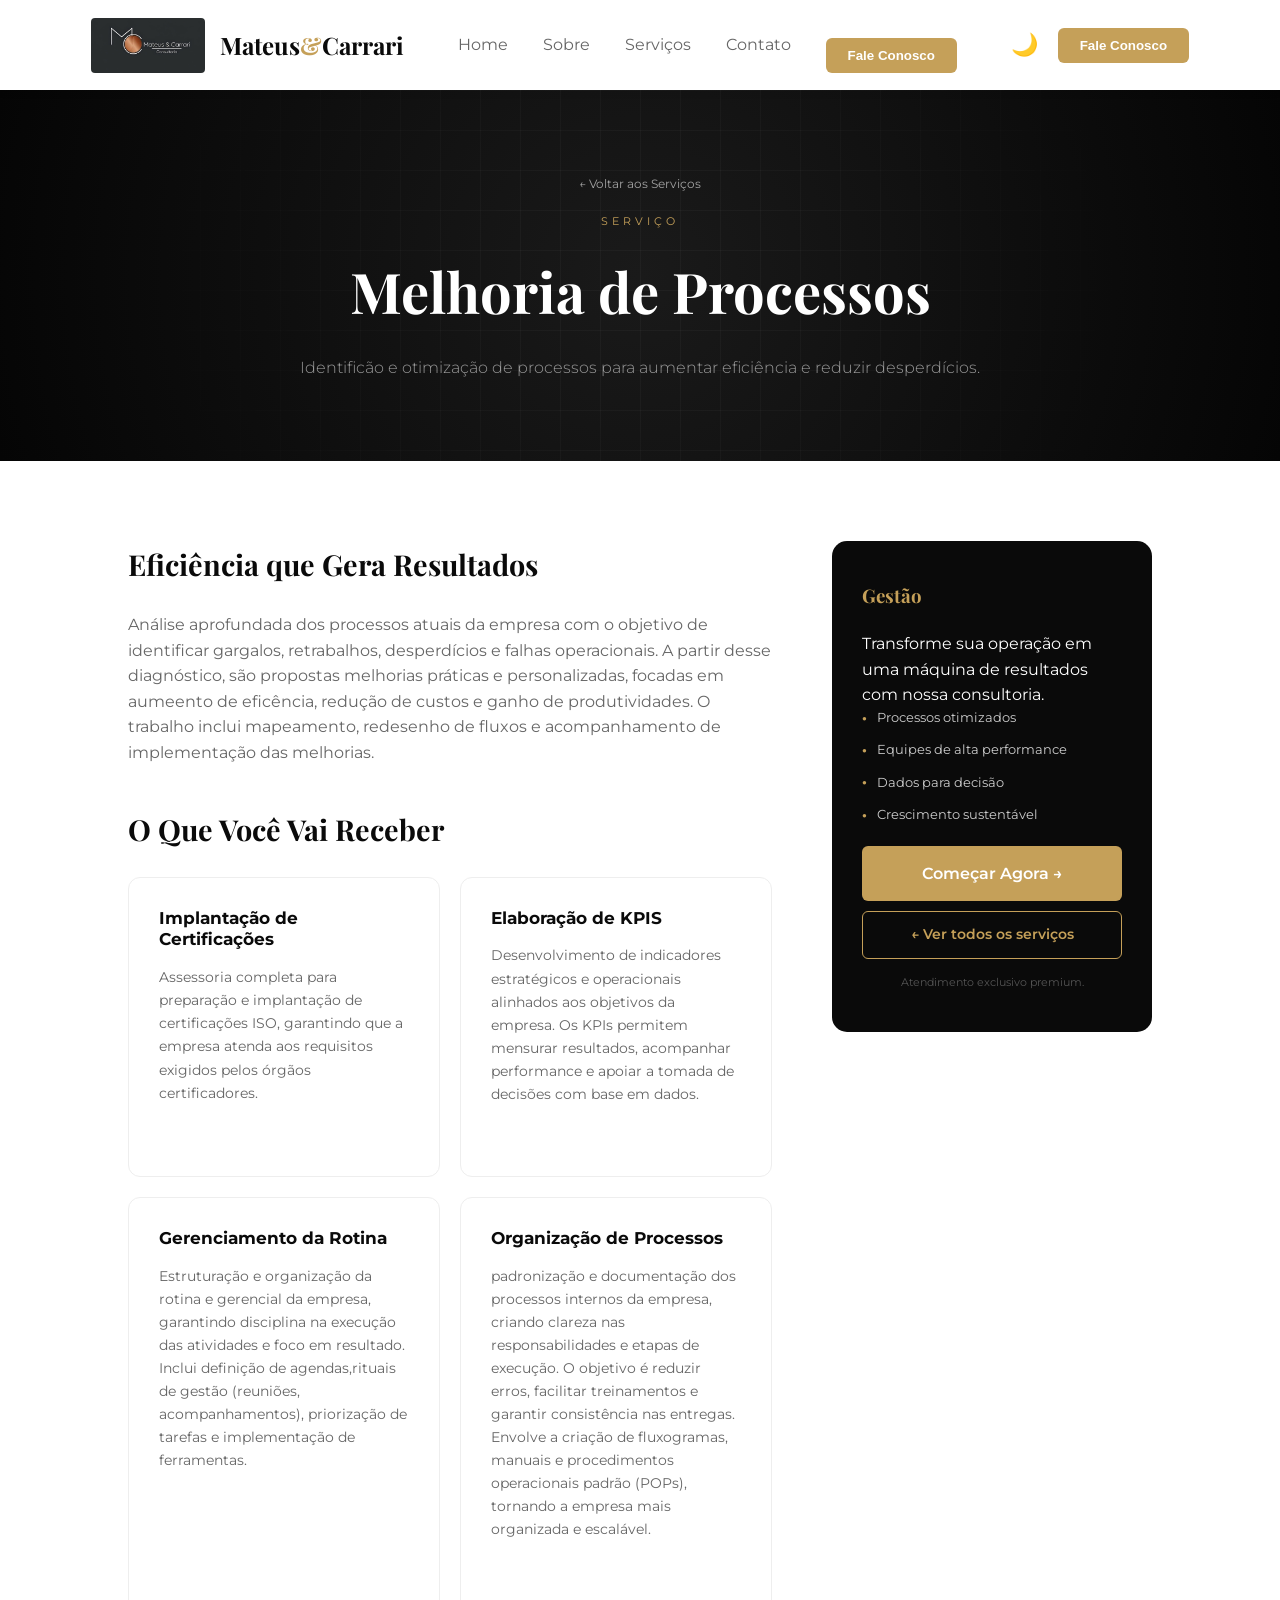
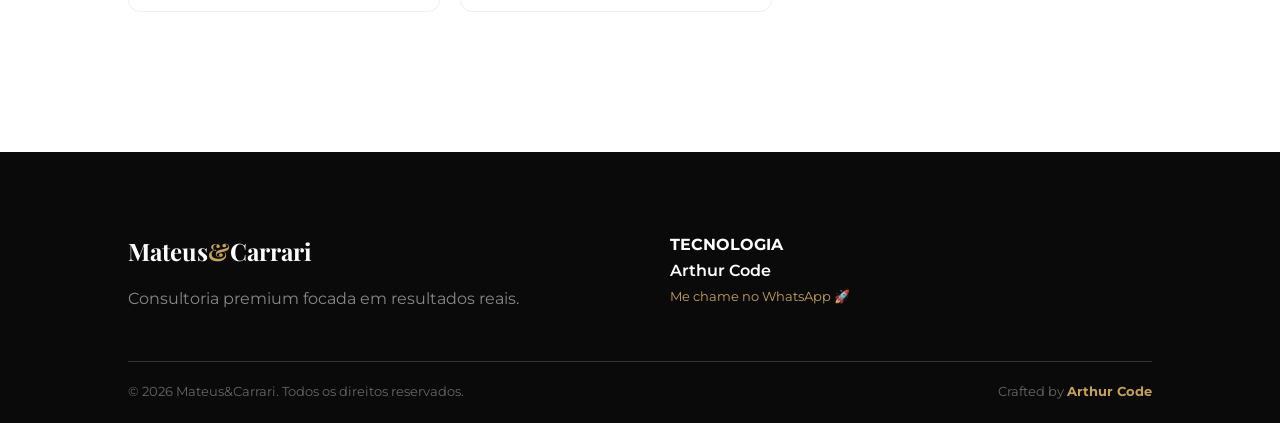
<file: melhoria-processos.html>
<!DOCTYPE html>
<html lang="pt-BR">
<head>
    <meta charset="UTF-8">
    <meta name="viewport" content="width=device-width, initial-scale=1.0">
    <link rel="icon" type="image/jpeg" href="WhatsApp Image 2026-04-30 at 21.22.45.jpeg">
    <title>Gestão Empresarial | Mateus & Carrari</title>
    
    <link href="https://fonts.googleapis.com/css2?family=Playfair+Display:ital,wght@0,400;0,700;1,400&family=Montserrat:wght@300;400;600&display=swap" rel="stylesheet">
    
    <style>
        /* --- 1. CONFIGURAÇÕES BASE E TEMAS --- */
        * { margin: 0; padding: 0; box-sizing: border-box; text-decoration: none; list-style: none; }
        
        :root {
            --gold: #c5a059;
            --dark-gold: #b08e4d;
            --black: #0a0a0a;
            --gray: #666;
            --border: #eeeeee;
            --body-bg: #ffffff;
            --text-main: #0a0a0a;
            --header-bg: #ffffff;
            --card-bg: #ffffff;
            --shadow: rgba(0,0,0,0.05);
        }

        body.dark-mode {
            --body-bg: #0e0e0e;
            --text-main: #f1f1f1;
            --header-bg: rgba(10, 10, 10, 0.95);
            --card-bg: #1a1a1a;
            --gray: #aaa;
            --border: #333;
            --shadow: rgba(0,0,0,0.4);
        }

        body { 
            font-family: 'Montserrat', sans-serif; 
            color: var(--text-main); 
            line-height: 1.6; 
            background: var(--body-bg); 
            padding-top: 90px;
            transition: background 0.4s ease, color 0.4s ease;
            overflow-x: hidden;
        }

        /* --- 2. HEADER E MENU MOBILE --- */
        .header {
            width: 100%; height: 90px; display: flex; align-items: center; justify-content: space-around;
            padding: 0 5%; background: var(--header-bg); position: fixed; top: 0; z-index: 1000;
            box-shadow: 0 2px 10px var(--shadow);
            backdrop-filter: blur(5px);
        }

        .logo-container { display: flex; align-items: center; gap: 15px; z-index: 1100; }
        .logo-img { height: 55px; width: auto; border-radius: 4px; }
        .logo-text { font-family: 'Playfair Display', serif; font-size: 24px; font-weight: 700; color: var(--text-main); }
        .logo-text span { color: var(--gold); }

        /* Botão Hambúrguer */
        .menu-toggle {
            display: none;
            flex-direction: column;
            gap: 6px;
            cursor: pointer;
            z-index: 1100;
        }
        .menu-toggle span {
            width: 30px; height: 3px; background: var(--gold);
            transition: 0.3s; border-radius: 2px;
        }

        .nav-menu ul { display: flex; gap: 35px; align-items: center; }
        .nav-menu a { color: var(--gray); font-size: 16px; position: relative; padding: 10px 0; transition: 0.3s; }
        .nav-menu a:hover, .nav-menu a.active { color: var(--gold); }
        
        .btn-gold-nav { background: var(--gold); color: #fff; padding: 10px 22px; border-radius: 6px; border: none; font-weight: 600; cursor: pointer; transition: 0.3s; }
        .btn-gold-nav:hover { background: var(--dark-gold); transform: translateY(-2px); }

        /* --- 3. HERO SERVIÇO --- */
        .service-hero {
            background: radial-gradient(circle at center, #1a1a1a 0%, #050505 100%);
            padding: 80px 10%; text-align: center; color: #fff; position: relative;
        }
        .overlay-grid {
            position: absolute; top: 0; left: 0; width: 100%; height: 100%;
            background-image: linear-gradient(to right, rgba(255,255,255,0.03) 1px, transparent 1px), linear-gradient(to bottom, rgba(255,255,255,0.03) 1px, transparent 1px);
            background-size: 40px 40px; mask-image: radial-gradient(circle at center, black 20%, transparent 80%);
        }
        .back-link { color: #fff; font-size: 12px; margin-bottom: 20px; display: inline-block; opacity: 0.6; transition: 0.3s; }
        .back-link:hover { opacity: 1; color: var(--gold); }
        .service-tag { color: var(--gold); letter-spacing: 4px; font-size: 11px; text-transform: uppercase; margin-bottom: 15px; display: block; }
        .service-hero h1 { font-family: 'Playfair Display', serif; font-size: clamp(2.2rem, 8vw, 3.5rem); margin-bottom: 20px; }
        .service-hero p { max-width: 700px; margin: 0 auto; color: #999; font-weight: 300; }

        /* --- 4. CONTEÚDO --- */
        .content-container { padding: 80px 10%; display: grid; grid-template-columns: 1fr 320px; gap: 60px; max-width: 1400px; margin: 0 auto; }
        
        .main-text h2 { font-family: 'Playfair Display', serif; font-size: 1.8rem; margin-bottom: 25px; color: var(--text-main); }
        .main-text p { color: var(--gray); margin-bottom: 40px; }

        .delivery-grid { display: grid; grid-template-columns: repeat(auto-fit, minmax(300px, 1fr)); gap: 20px; margin-bottom: 60px; }
        .delivery-item { padding: 30px; border: 1px solid var(--border); border-radius: 12px; transition: 0.3s; background: var(--card-bg); display: flex; flex-direction: column; }
        .delivery-item:hover { border-color: var(--gold); box-shadow: 0 10px 30px var(--shadow); transform: translateY(-5px);}
        .delivery-item strong { display: block; margin-bottom: 15px; font-size: 1.05rem; color: var(--text-main); line-height: 1.3; }
        .delivery-item p { font-size: 0.9rem; color: var(--gray); line-height: 1.6;}

        /* Metodologia Style Fix */
        .methodology { margin-top: 40px; }
        .method-step { display: flex; gap: 20px; margin-bottom: 30px; align-items: flex-start; }
        .step-num { font-family: 'Playfair Display', serif; font-size: 2rem; color: var(--gold); opacity: 0.5; font-weight: 700; }
        .step-info h4 { font-size: 1.1rem; margin-bottom: 5px; color: var(--text-main); }
        .step-info p { font-size: 0.9rem; color: var(--gray); margin-bottom: 0; }

        /* --- CARD LATERAL --- */
        .side-card { 
            background: var(--black); color: #fff; padding: 40px 30px; border-radius: 15px; 
            height: fit-content; position: sticky; top: 120px;
        }
        .side-card h3 { font-family: 'Playfair Display', serif; color: var(--gold); margin-bottom: 20px; }
        .side-card li { font-size: 0.8rem; margin-bottom: 12px; color: #ccc; display: flex; align-items: center; gap: 10px; }
        .side-card li::before { content: '●'; color: var(--gold); font-size: 8px; }
        
        .btn-side { display: block; width: 100%; background: var(--gold); color: #fff; text-align: center; padding: 15px; border-radius: 6px; font-weight: 600; transition: 0.3s; }
        .btn-side:hover { background: var(--dark-gold); }

        .btn-outline-side {
            display: block; width: 100%; border: 1px solid var(--gold); color: var(--gold); 
            text-align: center; padding: 12px; border-radius: 6px; font-weight: 600; 
            font-size: 0.85rem; margin-top: 10px; transition: 0.3s;
        }
        .btn-outline-side:hover { background: rgba(197, 160, 89, 0.1); }

        /* --- 5. FOOTER --- */
        .main-footer { background: var(--black); color: #fff; padding: 80px 10% 20px; }
        .footer-container { display: grid; grid-template-columns: repeat(auto-fit, minmax(250px, 1fr)); gap: 60px; max-width: 1200px; margin: 0 auto 50px; }
        .dev-logo { width: 80px; margin-bottom: 15px; filter: grayscale(1) brightness(2); }
        .footer-bottom { border-top: 1px solid #333; padding-top: 20px; display: flex; justify-content: space-between; align-items: center; flex-wrap: wrap; color: #666; font-size: 0.8rem; }
        .footer-bottom a { color: var(--gold); font-weight: bold; }

        /* --- 6. MEDIA QUERIES (RESPONSIVIDADE) --- */
        @media (max-width: 968px) {
            .header { justify-content: space-between; }
            .menu-toggle { display: flex; }
            
            .nav-menu {
                position: fixed; top: 0; right: -100%; width: 80%; height: 100vh;
                background: var(--header-bg); flex-direction: column; padding: 120px 40px;
                transition: 0.4s cubic-bezier(0.4, 0, 0.2, 1); box-shadow: -10px 0 30px rgba(0,0,0,0.1);
            }
            .nav-menu.active { right: 0; }
            .nav-menu ul { flex-direction: column; gap: 25px; align-items: flex-start; }
            .nav-menu a { font-size: 20px; width: 100%; display: block; }
            
            .content-container { grid-template-columns: 1fr; padding: 40px 5%; }
            .side-card { position: static; margin-top: 40px; }
            .actions .btn-gold-nav { display: none; }
        }

        /* Animação X do Menu */
        .menu-toggle.active span:nth-child(1) { transform: rotate(45deg) translate(6px, 6px); }
        .menu-toggle.active span:nth-child(2) { opacity: 0; }
        .menu-toggle.active span:nth-child(3) { transform: rotate(-45deg) translate(7px, -7px); }
    </style>
</head>
<body>

<header class="header">
    <div class="logo-container">
        <img src="WhatsApp Image 2026-04-30 at 21.22.45.jpeg" alt="Logo" class="logo-img">
        <div class="logo-text">Mateus<span>&</span>Carrari</div>
    </div>

    <div class="menu-toggle" id="mobile-menu">
        <span></span>
        <span></span>
        <span></span>
    </div>

    <nav class="nav-menu" id="nav-list">
        <ul>
            <li><a href="index.html">Home</a></li>
            <li><a href="sobre.html">Sobre</a></li>
            <li><a href="servicos.html">Serviços</a></li>
            <li><a href="contato.html">Contato</a></li>
            <li class="mobile-only" style="width: 100%; margin-top: 20px;">
                <button class="btn-gold-nav" style="width: 100%;" onclick="window.location.href='contato.html'">Fale Conosco</button>
            </li>
        </ul>
    </nav>

    <div class="actions" style="display: flex; align-items: center; gap: 20px;">
        <button id="theme-toggle" style="background: none; border: none; font-size: 22px; cursor: pointer;">🌙</button>
        <button class="btn-gold-nav" onclick="window.location.href='contato.html'">Fale Conosco</button>
    </div>
</header>

<section class="service-hero">
    <div class="overlay-grid"></div>
    <div style="position: relative; z-index: 2;">
        <a href="servicos.html" class="back-link">← Voltar aos Serviços</a>
        <span class="service-tag">Serviço</span>
        <h1>Melhoria de Processos</h1>
        <p>Identificão e otimização de processos para aumentar eficiência e reduzir desperdícios.</p>
    </div>
</section>

<div class="content-container">
    <main class="main-text">
        <h2>Eficiência que Gera Resultados</h2>
        <p>Análise aprofundada dos processos atuais da empresa com o objetivo de identificar gargalos, retrabalhos, desperdícios e falhas operacionais. A partir desse diagnóstico, são propostas melhorias práticas e personalizadas, focadas em aumeento de eficência, redução de custos e ganho de produtividades. O trabalho inclui mapeamento, redesenho de fluxos e acompanhamento de implementação das melhorias.</p>
        
        <h2>O Que Você Vai Receber</h2>
        <div class="delivery-grid">
            <div class="delivery-item">
                <strong>Implantação de Certificações</strong>
                <p>Assessoria completa para preparação e implantação de certificações ISO, garantindo que a empresa atenda aos requisitos exigidos pelos órgãos certificadores.

                </p>
            </div>
            <div class="delivery-item">
                <strong>Elaboração de KPIS</strong>
                <p>Desenvolvimento de indicadores estratégicos e operacionais alinhados aos objetivos da empresa. Os KPIs permitem mensurar resultados, acompanhar performance e apoiar a tomada de decisões com base em dados.</p>
            </div>
            <div class="delivery-item">
                <strong>Gerenciamento da Rotina</strong>
                <p>Estruturação e organização da rotina e gerencial da empresa, garantindo disciplina na execução das atividades e foco em resultado. Inclui definição de agendas,rituais de gestão (reuniões, acompanhamentos), priorização de tarefas e implementação de ferramentas.</p>
            </div>
            <div class="delivery-item">
                <strong>Organização de Processos</strong>
                <p>padronização e documentação dos processos internos da empresa, criando clareza nas responsabilidades e etapas de execução. O objetivo é reduzir erros, facilitar treinamentos e garantir consistência nas entregas. Envolve a criação de fluxogramas, manuais e procedimentos operacionais padrão (POPs), tornando a empresa mais organizada e escalável.</p>
            </div>
        </div>

        
    </main>

    <aside>
        <div class="side-card">
            <h3>Gestão</h3>
            <p>Transforme sua operação em uma máquina de resultados com nossa consultoria.</p>
            <ul>
                <li>Processos otimizados</li>
                <li>Equipes de alta performance</li>
                <li>Dados para decisão</li>
                <li>Crescimento sustentável</li>
            </ul>
            
            <a href="contato.html" class="btn-side" style="margin-top: 20px;">Começar Agora →</a>
            <a href="servicos.html" class="btn-outline-side">← Ver todos os serviços</a>
            
            <p style="text-align:center; margin-top:15px; color:#666; font-size:0.7rem; opacity: 0.8;">Atendimento exclusivo premium.</p>
        </div>
    </aside>
</div>

<footer class="main-footer">
    <div class="footer-container">
        <div class="footer-column">
            <div class="logo-text" style="color: white; font-size: 24px;">Mateus<span>&</span>Carrari</div>
            <p style="color:#888; margin-top: 15px;">Consultoria premium focada em resultados reais.</p>
        </div>
        <div class="footer-column">
            <h4>TECNOLOGIA</h4>
            <p style="color: #fff; font-weight: 600;">Arthur Code</p>
            <a href="https://wa.me/5564992209255" target="_blank" style="color: var(--gold); font-size: 0.8rem;">Me chame no WhatsApp 🚀</a>
        </div>
    </div>
    <div class="footer-bottom">
        <span>&copy; 2026 Mateus&Carrari. Todos os direitos reservados.</span>
        <span>Crafted by <a href="https://wa.me/5564992209255" target="_blank">Arthur Code</a></span>
    </div>
</footer>

<script>
    // --- LÓGICA MENU MOBILE ---
    const menuToggle = document.getElementById('mobile-menu');
    const navList = document.getElementById('nav-list');

    menuToggle.addEventListener('click', () => {
        menuToggle.classList.toggle('active');
        navList.classList.toggle('active');
    });

    // Fecha o menu ao clicar em links
    document.querySelectorAll('.nav-menu a').forEach(link => {
        link.addEventListener('click', () => {
            menuToggle.classList.remove('active');
            navList.classList.remove('active');
        });
    });

    // --- LÓGICA DARK MODE ---
    const themeToggle = document.getElementById('theme-toggle');
    const body = document.body;

    const updateIcon = (isDark) => {
        themeToggle.innerText = isDark ? '☀️' : '🌙';
    };

    const savedTheme = localStorage.getItem('theme');
    if (savedTheme === 'dark') {
        body.classList.add('dark-mode');
        updateIcon(true);
    }

    themeToggle.addEventListener('click', () => {
        const isDark = body.classList.toggle('dark-mode');
        localStorage.setItem('theme', isDark ? 'dark' : 'light');
        updateIcon(isDark);
    });
</script>

</body>
</html>
</file>
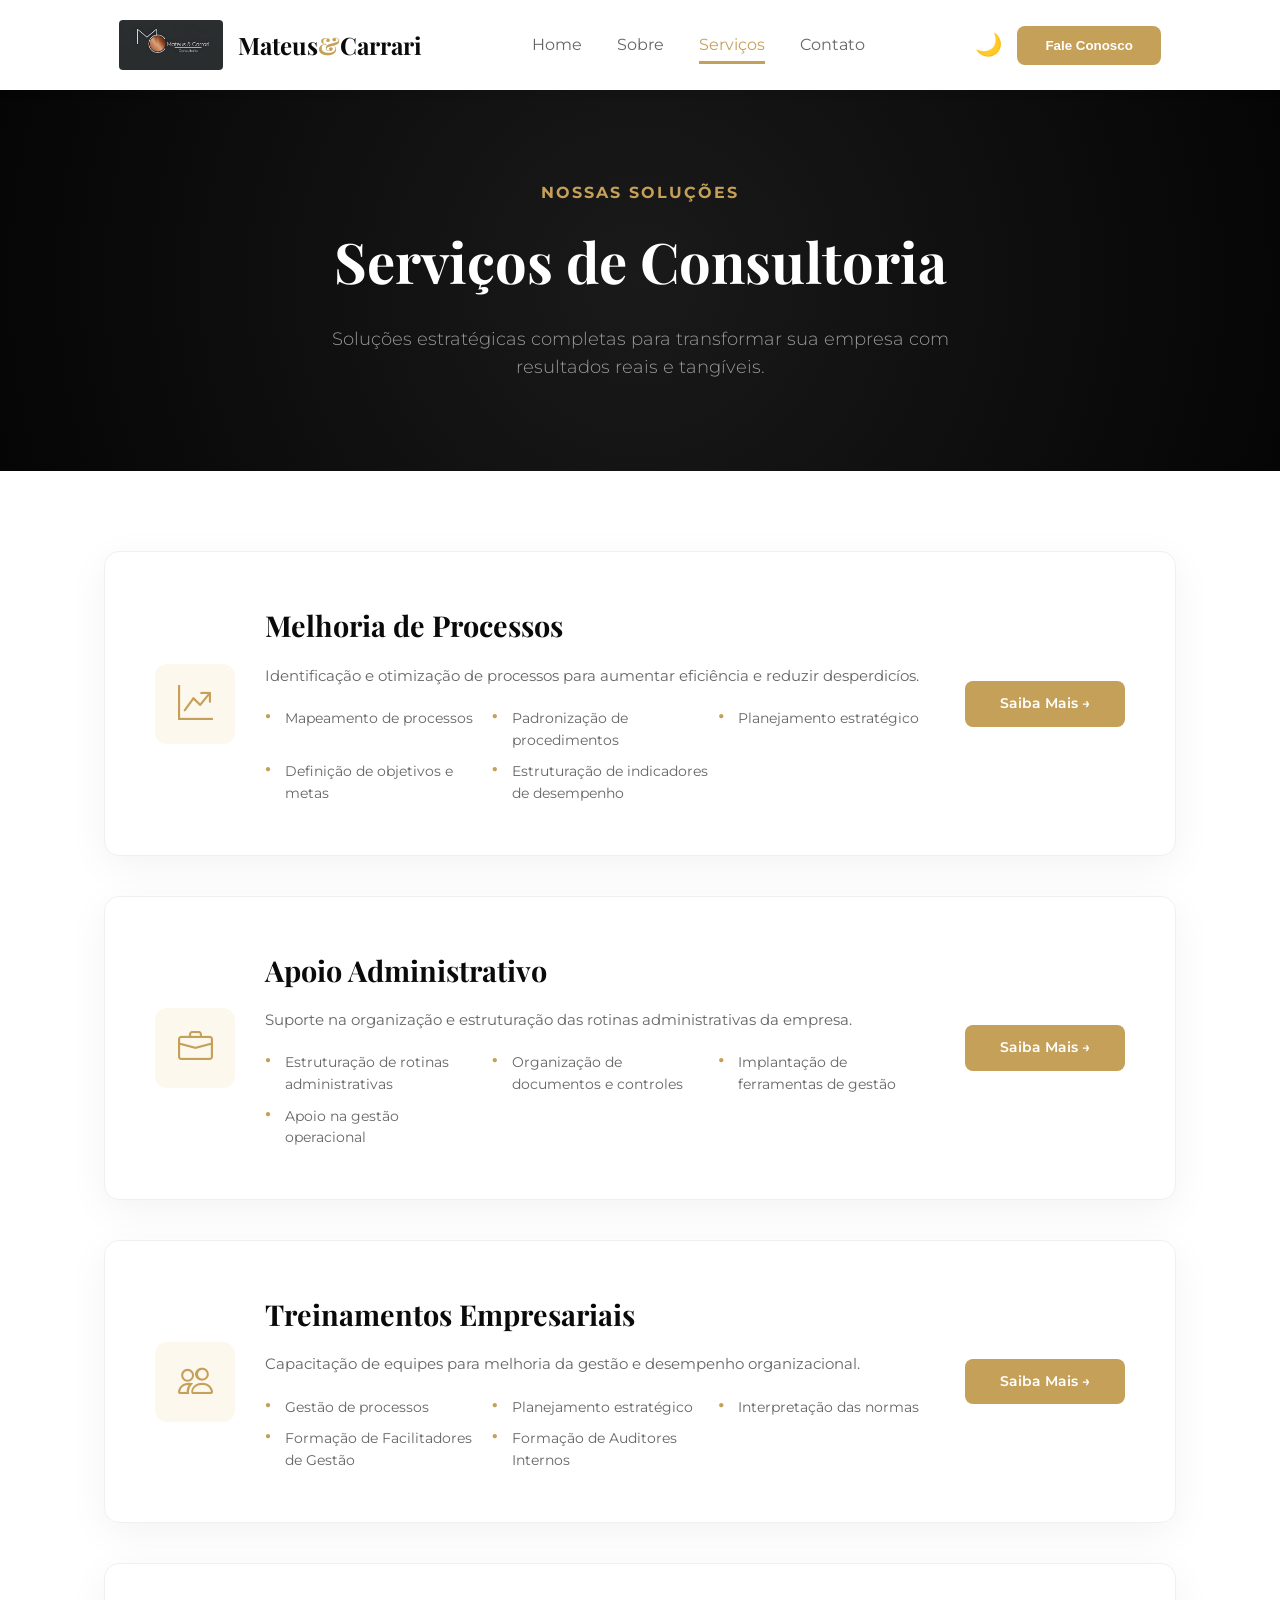
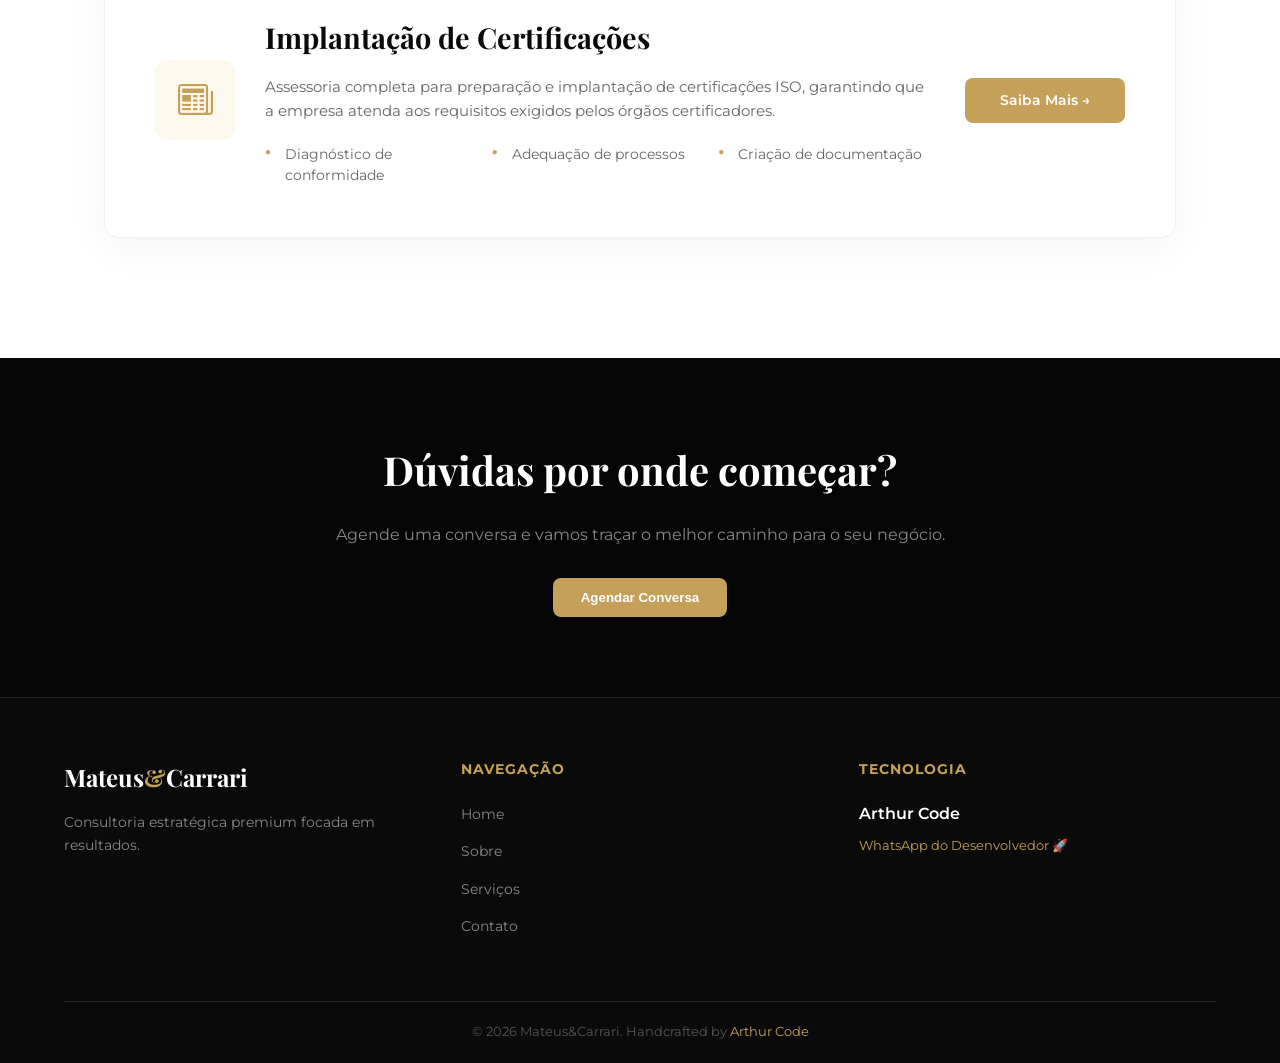
<file: servicos.html>
<!DOCTYPE html>
<html lang="pt-BR">
<head>
    <meta charset="UTF-8">
    <meta name="viewport" content="width=device-width, initial-scale=1.0">
    <link rel="icon" type="image/jpeg" href="WhatsApp Image 2026-04-30 at 21.22.45.jpeg">
    <title>Serviços | Mateus & Carrari</title>
    
    <link href="https://fonts.googleapis.com/css2?family=Playfair+Display:ital,wght@0,400;0,700;1,400&family=Montserrat:wght@300;400;600&display=swap" rel="stylesheet">
    <link rel="stylesheet" href="https://cdn.jsdelivr.net/npm/bootstrap-icons@1.11.3/font/bootstrap-icons.min.css">
    
    <style>
        /* --- 1. CONFIGURAÇÕES BASE E TEMAS --- */
        * { margin: 0; padding: 0; box-sizing: border-box; text-decoration: none; list-style: none; outline: none; }
        
        :root {
            --gold: #c5a059;
            --dark-gold: #b08e4d;
            --black: #0a0a0a;
            --gray: #666;
            --body-bg: #ffffff;
            --header-bg: rgba(255, 255, 255, 0.98);
            --card-bg: #ffffff;
            --text-main: #0a0a0a;
            --border: #f0f0f0;
            --shadow: rgba(0,0,0,0.05);
            --icon-bg: #fdf8ee;
        }

        body.dark-mode {
            --body-bg: #0e0e0e;
            --text-main: #f1f1f1;
            --header-bg: rgba(10, 10, 10, 0.98);
            --card-bg: #1a1a1a;
            --gray: #aaa;
            --border: #333;
            --shadow: rgba(0,0,0,0.4);
            --icon-bg: #252525;
        }

        html { scroll-behavior: smooth; }
        body { 
            font-family: 'Montserrat', sans-serif; 
            color: var(--text-main); 
            line-height: 1.6; 
            background: var(--body-bg); 
            padding-top: 90px;
            transition: background 0.4s ease, color 0.4s ease;
            overflow-x: hidden;
        }

        /* --- 2. HEADER --- */
        .header {
            width: 100%; height: 90px; display: flex; align-items: center; justify-content: space-around;
            padding: 0 5%; background: var(--header-bg); position: fixed; top: 0; z-index: 1000;
            box-shadow: 0 2px 10px var(--shadow);
            backdrop-filter: blur(5px);
        }
        .logo-container { display: flex; align-items: center; gap: 15px; z-index: 1100; }
        .logo-img { height: 50px; width: auto; border-radius: 4px; }
        .logo-text { font-family: 'Playfair Display', serif; font-size: clamp(18px, 4vw, 24px); font-weight: 700; color: var(--text-main); }
        .logo-text span { color: var(--gold); }

        .menu-toggle { display: none; flex-direction: column; gap: 6px; cursor: pointer; z-index: 1100; }
        .menu-toggle span { width: 30px; height: 3px; background: var(--gold); transition: 0.3s; border-radius: 2px; }

        .nav-menu ul { display: flex; gap: 35px; align-items: center; }
        .nav-menu a { color: var(--gray); font-size: 16px; position: relative; padding: 10px 0; transition: 0.3s; font-weight: 400; }
        .nav-menu a:hover, .nav-menu a.active { color: var(--gold); }
        .nav-menu a::after { content: ''; position: absolute; bottom: 0; left: 0; width: 0; height: 3px; background: var(--gold); transition: width 0.3s; }
        .nav-menu a.active::after { width: 100%; }

        .btn-gold { background: var(--gold); color: #fff !important; padding: 12px 28px; border-radius: 8px; border: none; font-weight: 600; cursor: pointer; transition: 0.3s; }
        .btn-gold:hover { background: var(--dark-gold); transform: translateY(-2px); }

        /* --- 3. HERO SERVIÇOS --- */
        .services-hero {
            background: radial-gradient(circle at center, #1a1a1a 0%, #050505 100%);
            padding: clamp(60px, 10vh, 100px) 5%; text-align: center; color: #fff; position: relative;
        }
        .services-hero h1 { font-family: 'Playfair Display', serif; font-size: clamp(2.2rem, 8vw, 3.5rem); margin-bottom: 20px; }
        .services-hero p { max-width: 700px; margin: 0 auto; color: #999; font-weight: 300; font-size: clamp(0.9rem, 3vw, 1.1rem); }

        /* --- 4. LISTAGEM DE SERVIÇOS --- */
        .detailed-services { padding: 80px 5%; max-width: 1200px; margin: 0 auto; }
        .service-block {
            background: var(--card-bg);
            border: 1px solid var(--border);
            border-radius: 15px;
            padding: clamp(25px, 5vw, 50px);
            margin-bottom: 40px;
            display: grid;
            grid-template-columns: 80px 1fr 160px;
            gap: 30px;
            box-shadow: 0 10px 40px var(--shadow);
            transition: 0.3s;
            align-items: center;
        }
        .service-block:hover { transform: translateY(-5px); border-color: var(--gold); }
        
        .service-icon { 
            font-size: 35px; 
            background: var(--icon-bg); 
            min-width: 80px; 
            height: 80px; 
            display: flex; 
            align-items: center; 
            justify-content: center; 
            border-radius: 12px; 
            color: var(--gold);
        }
        
        .service-info h3 { font-family: 'Playfair Display', serif; font-size: clamp(1.4rem, 4vw, 1.8rem); margin-bottom: 15px; color: var(--text-main); }
        .service-info p { color: var(--gray); margin-bottom: 20px; font-size: 0.95rem; }
        
        .service-features { display: grid; grid-template-columns: repeat(auto-fit, minmax(200px, 1fr)); gap: 10px; }
        .service-features li { font-size: 0.85rem; color: var(--gray); position: relative; padding-left: 20px; }
        .service-features li::before { content: '●'; position: absolute; left: 0; color: var(--gold); font-size: 10px; }

        .btn-small { background: var(--gold); color: #fff !important; padding: 12px 20px; border-radius: 8px; font-size: 0.85rem; font-weight: 600; text-align: center; transition: 0.3s; width: 100%; }

        /* --- 5. CTA E FOOTER --- */
        .cta-dark { background: #050505; padding: 80px 5%; text-align: center; color: #fff; }
        .cta-dark h2 { font-family: 'Playfair Display', serif; font-size: clamp(1.8rem, 5vw, 2.5rem); margin-bottom: 20px; }

        .main-footer { background: var(--black); color: #fff; padding: 60px 5% 20px; border-top: 1px solid #222; }
        .footer-container { display: grid; grid-template-columns: repeat(auto-fit, minmax(250px, 1fr)); gap: 40px; max-width: 1200px; margin: 0 auto 50px; }
        
        .footer-column h4 { color: var(--gold); font-size: 0.9rem; margin-bottom: 20px; letter-spacing: 1px; }
        .footer-column ul li { margin-bottom: 12px; }
        .footer-column ul li a { color: #888; font-size: 0.9rem; transition: 0.3s; }
        .footer-column ul li a:hover { color: var(--gold); padding-left: 5px; }

        @media (max-width: 992px) {
            .header { justify-content: space-between; }
            .menu-toggle { display: flex; }
            .nav-menu {
                position: fixed; top: 0; right: -100%; width: 80%; height: 100vh;
                background: var(--header-bg); flex-direction: column; padding: 120px 40px;
                transition: 0.4s cubic-bezier(0.4, 0, 0.2, 1); box-shadow: -10px 0 30px rgba(0,0,0,0.1);
                display: block;
            }
            .nav-menu.active { right: 0; }
            .nav-menu ul { flex-direction: column; gap: 25px; align-items: flex-start; }
            .service-block { grid-template-columns: 1fr; text-align: center; }
            .service-icon { margin: 0 auto; }
            .service-features { grid-template-columns: 1fr; text-align: left; max-width: 300px; margin: 0 auto 20px; }
            .btn-small { max-width: 200px; margin: 0 auto; }
            .actions .btn-gold { display: none; }
        }

        .menu-toggle.active span:nth-child(1) { transform: rotate(45deg) translate(6px, 6px); }
        .menu-toggle.active span:nth-child(2) { opacity: 0; }
        .menu-toggle.active span:nth-child(3) { transform: rotate(-45deg) translate(7px, -7px); }
    </style>
</head>
<body>

<header class="header">
    <div class="logo-container">
        <img src="WhatsApp Image 2026-04-30 at 21.22.45.jpeg" alt="Logo" class="logo-img">
        <div class="logo-text">Mateus<span>&</span>Carrari</div>
    </div>

    <div class="menu-toggle" id="mobile-menu">
        <span></span><span></span><span></span>
    </div>

    <nav class="nav-menu" id="nav-list">
        <ul>
            <li><a href="index.html">Home</a></li>
            <li><a href="sobre.html">Sobre</a></li>
            <li><a href="servicos.html" class="active">Serviços</a></li>
            <li><a href="contato.html">Contato</a></li>
        </ul>
    </nav>

    <div class="actions" style="display: flex; align-items: center; gap: 15px;">
        <button id="theme-toggle" style="background: none; border: none; font-size: 22px; cursor: pointer;">🌙</button>
        <button class="btn-gold" onclick="window.location.href='contato.html'">Fale Conosco</button>
    </div>
</header>

<section class="services-hero">
    <div style="position: relative; z-index: 2;">
        <h4 style="color: var(--gold); letter-spacing: 2px; margin-bottom: 10px;">NOSSAS SOLUÇÕES</h4>
        <h1>Serviços de Consultoria</h1>
        <p>Soluções estratégicas completas para transformar sua empresa com resultados reais e tangíveis.</p>
    </div>
</section>

<section class="detailed-services">
    <div class="service-block">
        <div class="service-icon"><i class="bi bi-graph-up-arrow"></i></div>
        <div class="service-info">
            <h3>Melhoria de Processos</h3>
            <p>Identificação e otimização de processos para aumentar eficiência e reduzir desperdicíos.</p>
            <ul class="service-features">
                <li>Mapeamento de processos</li>
                <li>Padronização de procedimentos</li>
                <li>Planejamento estratégico</li>
                <li>Definição de objetivos e metas</li>
                <li>Estruturação de indicadores de desempenho</li>
            </ul>
        </div>
        <a href="melhoria-processos.html" class="btn-small">Saiba Mais →</a>
    </div>

    <div class="service-block">
        <div class="service-icon"><i class="bi bi-briefcase"></i></div>
        <div class="service-info">
            <h3>Apoio Administrativo</h3>
            <p>Suporte na organização e estruturação das rotinas administrativas da empresa.</p>
            <ul class="service-features">
                <li>Estruturação de rotinas administrativas</li>
                <li>Organização de documentos e controles</li>
                <li>Implantação de ferramentas de gestão</li>
                <li>Apoio na gestão operacional</li>
            </ul>
        </div>
        <a href="apoio-administrativo.html" class="btn-small">Saiba Mais →</a>
    </div>

    <div class="service-block">
        <div class="service-icon"><i class="bi bi-people"></i></div>
        <div class="service-info">
            <h3>Treinamentos Empresariais</h3>
            <p>Capacitação de equipes para melhoria da gestão e desempenho organizacional.</p>
            <ul class="service-features">
                <li>Gestão de processos</li>
                <li>Planejamento estratégico</li>
                <li>Interpretação das normas</li>
                <li>Formação de Facilitadores de Gestão</li>
                <li>Formação de Auditores Internos</li>
            </ul>
        </div>
        <a href="treinamento-empresariais.html" class="btn-small">Saiba Mais →</a>
    </div>

     <div class="service-block">
        <div class="service-icon"><i class="bi bi-newspaper"></i></div>
        <div class="service-info">
            <h3>Implantação de Certificações</h3>
            <p>Assessoria completa para preparação e implantação de certificações ISO, garantindo que a empresa atenda aos requisitos exigidos pelos órgãos certificadores.</p>
            <ul class="service-features">
                <li>Diagnóstico de conformidade</li>
                <li>Adequação de processos</li>
                <li>Criação de documentação</li>
            </ul>
        </div>
        <a href="implantacao-certificacoes.html" class="btn-small">Saiba Mais →</a>
    </div>
</section>

<section class="cta-dark">
    <h2>Dúvidas por onde começar?</h2>
    <p style="margin-bottom: 30px; color: #888;">Agende uma conversa e vamos traçar o melhor caminho para o seu negócio.</p>
    <button class="btn-gold" onclick="window.location.href='contato.html'">Agendar Conversa</button>
</section>

<footer class="main-footer">
    <div class="footer-container">
        <div class="footer-column">
            <div class="logo-text" style="color: white;">Mateus<span>&</span>Carrari</div>
            <p style="color: #888; margin-top: 15px; font-size: 0.9rem;">Consultoria estratégica premium focada em resultados.</p>
        </div>
        
        <div class="footer-column">
            <h4>NAVEGAÇÃO</h4>
            <ul>
                <li><a href="index.html">Home</a></li>
                <li><a href="sobre.html">Sobre</a></li>
                <li><a href="servicos.html">Serviços</a></li>
                <li><a href="contato.html">Contato</a></li>
            </ul>
        </div>

        <div class="footer-column">
            <h4>TECNOLOGIA</h4>
            <p style="color: #fff; font-weight: 600;">Arthur Code</p>
            <a href="https://wa.me/5564992209255" target="_blank" style="color: var(--gold); font-size: 0.8rem; display: block; margin-top: 10px;">WhatsApp do Desenvolvedor 🚀</a>
        </div>
    </div>
    <div style="text-align: center; border-top: 1px solid #222; padding-top: 20px; font-size: 0.8rem; color: #555;">
        &copy; 2026 Mateus&Carrari. Handcrafted by <a href="#" style="color: var(--gold);">Arthur Code</a>
    </div>
</footer>

<script>
    const menuToggle = document.getElementById('mobile-menu');
    const navList = document.getElementById('nav-list');

    menuToggle.addEventListener('click', () => {
        menuToggle.classList.toggle('active');
        navList.classList.toggle('active');
    });

    const themeToggle = document.getElementById('theme-toggle');
    const body = document.body;

    const updateIcon = (isDark) => {
        themeToggle.innerText = isDark ? '☀️' : '🌙';
    };

    if (localStorage.getItem('theme') === 'dark') {
        body.classList.add('dark-mode');
        updateIcon(true);
    }

    themeToggle.addEventListener('click', () => {
        const isDark = body.classList.toggle('dark-mode');
        localStorage.setItem('theme', isDark ? 'dark' : 'light');
        updateIcon(isDark);
    });
</script>

</body>
</html>
</file>
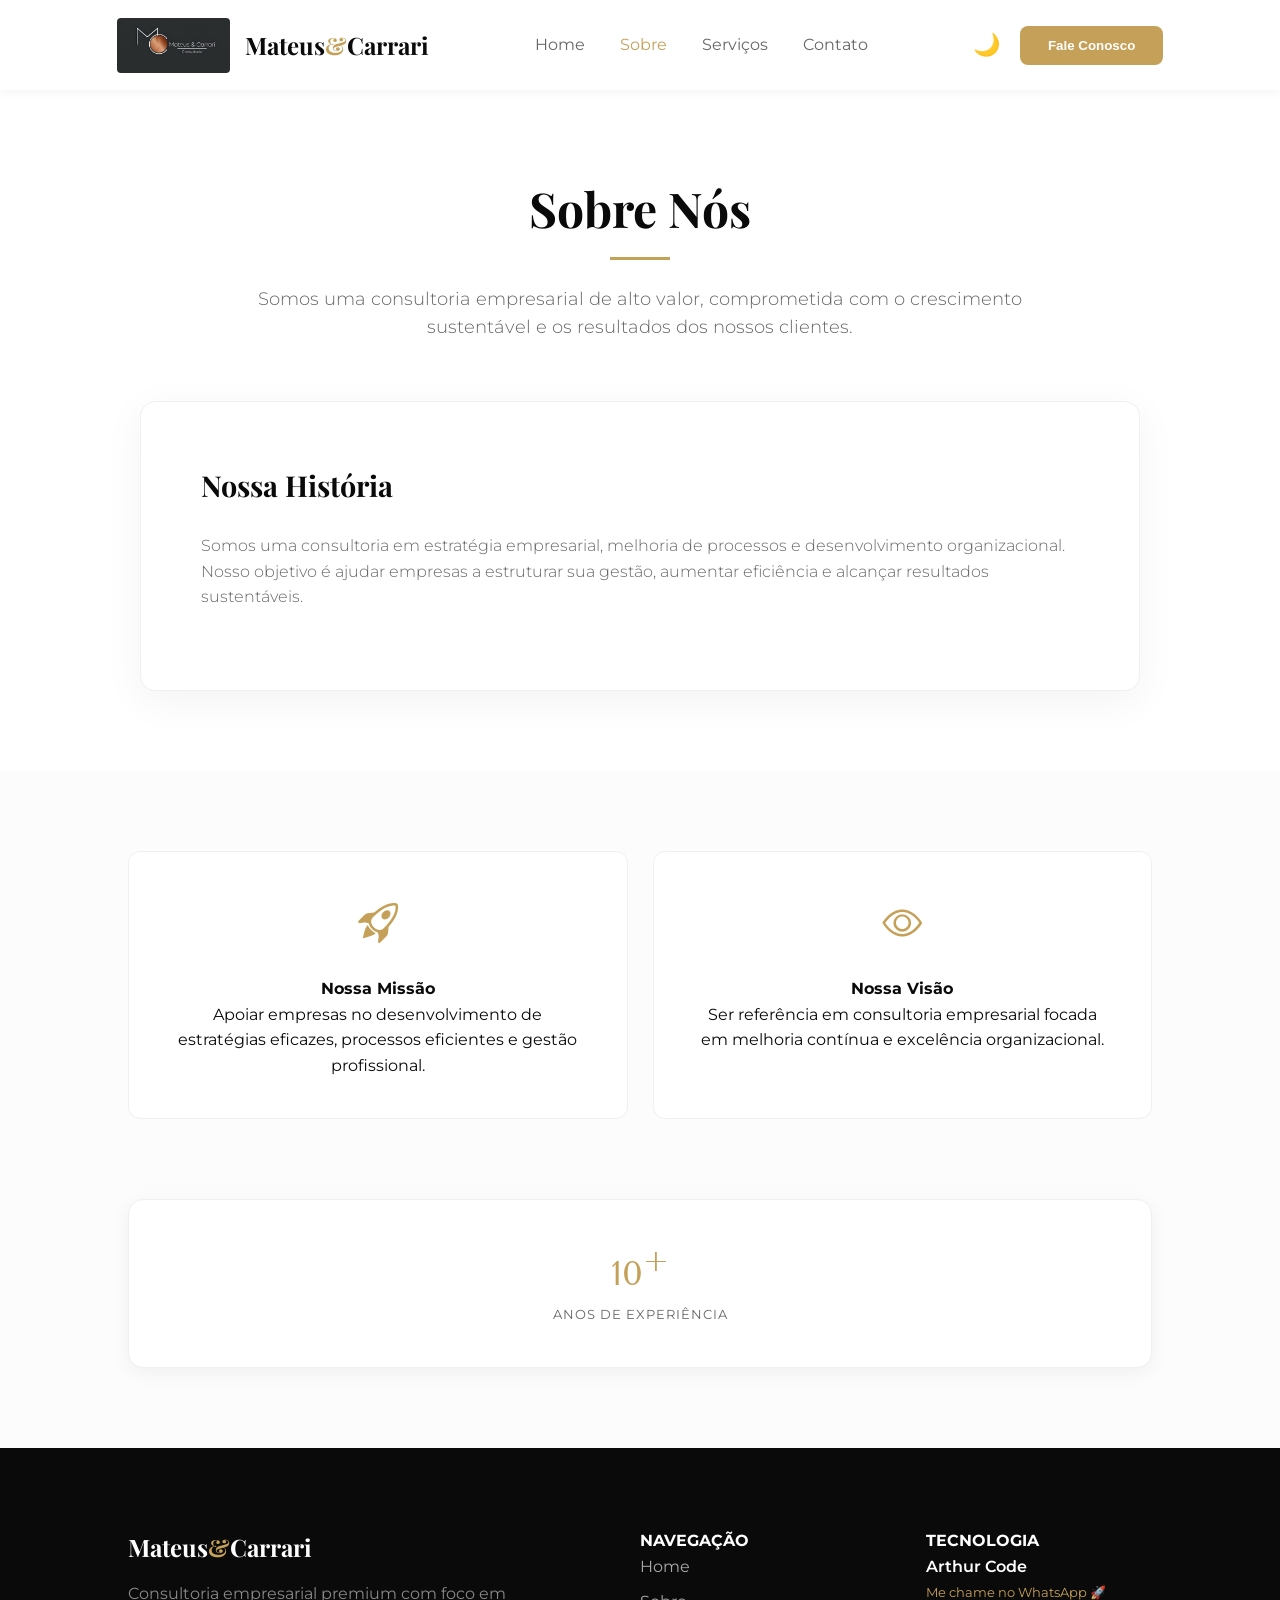
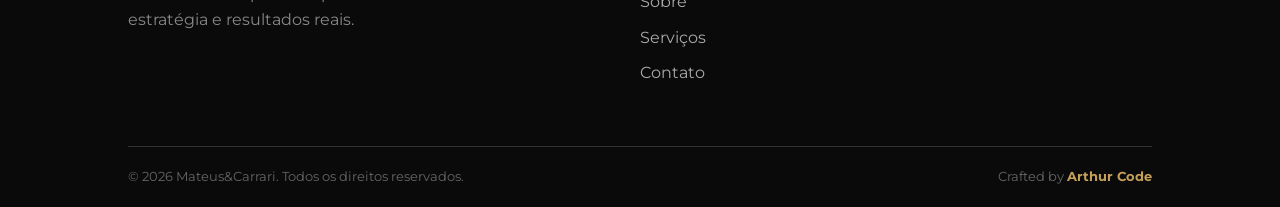
<file: sobre.html>
<!DOCTYPE html>
<html lang="pt-BR">
<head>
    <meta charset="UTF-8">
    <meta name="viewport" content="width=device-width, initial-scale=1.0">
    <link rel="icon" type="image/jpeg" href="WhatsApp Image 2026-04-30 at 21.22.45.jpeg">
    <title>Sobre Nós | Mateus & Carrari</title>
    
    <link href="https://fonts.googleapis.com/css2?family=Playfair+Display:ital,wght@0,400;0,700;1,400&family=Montserrat:wght@300;400;600&family=Tenor+Sans&display=swap" rel="stylesheet">
    
    <link rel="stylesheet" href="https://cdn.jsdelivr.net/npm/bootstrap-icons@1.11.3/font/bootstrap-icons.min.css">
    
    <style>
        /* --- 1. CONFIGURAÇÕES BASE E TEMAS --- */
        * { margin: 0; padding: 0; box-sizing: border-box; text-decoration: none; list-style: none; outline: none; }
        
        :root {
            --gold: #c5a059;
            --dark-gold: #b08e4d;
            --black: #0a0a0a;
            --gray: #666;
            --body-bg: #ffffff;
            --header-bg: #ffffff;
            --card-bg: #ffffff;
            --text-main: #0a0a0a;
            --border: #f0f0f0;
            --shadow: rgba(0,0,0,0.05);
            --section-alt: #fcfcfc;
        }

        body.dark-mode {
            --body-bg: #0e0e0e;
            --text-main: #f1f1f1;
            --header-bg: #0a0a0a;
            --card-bg: #1a1a1a;
            --gray: #aaa;
            --border: #333;
            --shadow: rgba(0,0,0,0.4);
            --section-alt: #151515;
        }

        html { scroll-behavior: smooth; }
        body { 
            font-family: 'Montserrat', sans-serif; 
            color: var(--text-main); 
            line-height: 1.6; 
            background: var(--body-bg); 
            padding-top: 90px;
            transition: background 0.4s ease, color 0.4s ease;
        }

        /* --- 2. HEADER E MENU MOBILE --- */
        .header {
            width: 100%; height: 90px; display: flex; align-items: center; justify-content: space-around;
            padding: 0 5%; background: var(--header-bg); position: fixed; top: 0; z-index: 1000;
            box-shadow: 0 2px 10px var(--shadow);
            backdrop-filter: blur(5px);
            transition: background 0.4s ease;
        }

        .logo-container { display: flex; align-items: center; gap: 15px; }
        .logo-img { height: 55px; width: auto; border-radius: 4px; }
        .logo-text { font-family: 'Playfair Display', serif; font-size: 24px; font-weight: 700; color: var(--text-main); }
        .logo-text span { color: var(--gold); }

        .nav-menu ul { display: flex; gap: 35px; }
        .nav-menu a { color: var(--gray); font-size: 16px; position: relative; padding: 10px 0; transition: 0.3s; }
        .nav-menu a:hover, .nav-menu a.active { color: var(--gold); }
        
        .mobile-menu-icon {
            display: none;
            flex-direction: column;
            gap: 5px;
            background: none;
            border: none;
            cursor: pointer;
            z-index: 1100;
        }

        .mobile-menu-icon span {
            display: block;
            width: 28px;
            height: 3px;
            background-color: var(--gold);
            transition: 0.3s;
        }

        .mobile-menu-icon.active span:nth-child(1) { transform: translateY(8px) rotate(45deg); }
        .mobile-menu-icon.active span:nth-child(2) { opacity: 0; }
        .mobile-menu-icon.active span:nth-child(3) { transform: translateY(-8px) rotate(-45deg); }

        .btn-gold { background: var(--gold); color: #fff; padding: 12px 28px; border-radius: 8px; border: none; font-weight: 600; cursor: pointer; transition: 0.3s; }
        .btn-gold:hover { background: var(--dark-gold); transform: translateY(-2px); }

        /* --- 3. SEÇÃO SOBRE --- */
        .about-page-section { padding: 80px 10%; text-align: center; }
        .about-main-title { font-family: 'Playfair Display', serif; font-size: 3rem; margin-bottom: 10px; color: var(--text-main); }
        .title-underline { width: 60px; height: 3px; background-color: var(--gold); margin: 0 auto 25px; }
        .about-main-subtitle { font-size: 1.1rem; color: var(--gray); font-weight: 300; max-width: 800px; margin: 0 auto 60px; }

        .history-card {
            background: var(--card-bg); padding: 60px; border-radius: 15px; text-align: left;
            box-shadow: 0 10px 40px var(--shadow); border: 1px solid var(--border);
            max-width: 1000px; margin: 0 auto;
        }
        .history-card h3 { font-family: 'Playfair Display', serif; font-size: 1.8rem; margin-bottom: 25px; color: var(--text-main); }
        .history-card p { margin-bottom: 20px; color: var(--gray); font-weight: 300; }

        /* --- 4. PILARES E MÉTRICAS --- */
        .pillars-section { padding: 80px 10%; background-color: var(--section-alt); }
        .pillars-grid { display: grid; grid-template-columns: repeat(auto-fit, minmax(250px, 1fr)); gap: 25px; max-width: 1200px; margin: 0 auto 80px; }
        .pillar-card { background: var(--card-bg); padding: 40px; border-radius: 12px; text-align: center; border: 1px solid var(--border); transition: 0.3s; }
        .pillar-card:hover { transform: translateY(-10px); border-color: var(--gold); }
        
        .pillar-icon { font-size: 2.5rem; margin-bottom: 20px; display: block; color: var(--gold); }
        
        .metrics-bar { background: var(--card-bg); border-radius: 15px; padding: 40px; display: flex; justify-content: space-around; flex-wrap: wrap; border: 1px solid var(--border); box-shadow: 0 5px 20px var(--shadow); }
        .metric-item { text-align: center; flex: 1 1 200px; }
        .metric-number { font-family: 'Tenor Sans', serif; font-size: 2.2rem; color: var(--gold); display: block; }
        .metric-label { font-size: 0.8rem; text-transform: uppercase; letter-spacing: 1px; color: var(--gray); }

        /* --- 5. FOOTER --- */
        .main-footer { background: var(--black); color: #fff; padding: 80px 10% 20px; }
        .footer-container { display: grid; grid-template-columns: 2fr 1fr 1fr; gap: 60px; max-width: 1200px; margin: 0 auto 50px; }
        .footer-bottom { border-top: 1px solid #333; padding-top: 20px; display: flex; justify-content: space-between; align-items: center; flex-wrap: wrap; color: #666; font-size: 0.8rem; }
        .footer-bottom a { color: var(--gold); font-weight: bold; }

        @media (max-width: 992px) {
            .header { justify-content: space-between; padding: 0 20px; }
            .mobile-menu-icon { display: flex; }
            .nav-menu {
                position: fixed; top: 0; right: -100%; width: 80%; height: 100vh;
                background: var(--header-bg); display: block; padding: 120px 40px;
                transition: 0.4s cubic-bezier(0.4, 0, 0.2, 1);
                box-shadow: -10px 0 30px rgba(0,0,0,0.1); z-index: 1050;
            }
            .nav-menu.active { right: 0; }
            .nav-menu ul { flex-direction: column; text-align: left; gap: 30px; }
            .nav-menu a { font-size: 18px; }
            .actions .btn-gold { display: none; }
            .footer-container { grid-template-columns: 1fr; text-align: center; }
            .history-card { padding: 30px; }
            .about-main-title { font-size: 2.2rem; }
        }
    </style>
</head>
<body>

<header class="header">
    <div class="logo-container">
        <img src="WhatsApp Image 2026-04-30 at 21.22.45.jpeg" alt="Logo" class="logo-img">
        <div class="logo-text">Mateus<span>&</span>Carrari</div>
    </div>

    <nav class="nav-menu" id="nav-list">
        <ul>
            <li><a href="index.html">Home</a></li>
            <li><a href="sobre.html" class="active">Sobre</a></li>
            <li><a href="servicos.html">Serviços</a></li>
            <li><a href="contato.html">Contato</a></li>
        </ul>
    </nav>

    <div class="actions" style="display: flex; align-items: center; gap: 20px;">
        <button id="theme-toggle" style="background: none; border: none; font-size: 22px; cursor: pointer;">🌙</button>
        <button class="btn-gold" onclick="window.location.href='contato.html'">Fale Conosco</button>
        
        <button class="mobile-menu-icon" id="mobile-menu-icon">
            <span></span>
            <span></span>
            <span></span>
        </button>
    </div>
</header>

<section class="about-page-section">
    <div class="about-header-main">
        <h2 class="about-main-title">Sobre Nós</h2>
        <div class="title-underline"></div>
        <p class="about-main-subtitle">
            Somos uma consultoria empresarial de alto valor, comprometida com o crescimento sustentável e os resultados dos nossos clientes.
        </p>
    </div>

    <div class="history-card">
        <h3>Nossa História</h3>
        <p>Somos uma consultoria em estratégia empresarial, melhoria de processos e desenvolvimento organizacional. Nosso objetivo é ajudar empresas a estruturar sua gestão, aumentar eficiência e alcançar resultados sustentáveis.</p>
    </div>
</section>

<section class="pillars-section">
    <div class="pillars-grid">
        <div class="pillar-card">
            <span class="pillar-icon"><i class="bi bi-rocket-takeoff"></i></span>
            <h4>Nossa Missão</h4>
            <p>Apoiar empresas no desenvolvimento de estratégias eficazes, processos eficientes e gestão profissional.</p>
        </div>
        <div class="pillar-card">
            <span class="pillar-icon"><i class="bi bi-eye"></i></span>
            <h4>Nossa Visão</h4>
            <p>Ser referência em consultoria empresarial focada em melhoria contínua e excelência organizacional.</p>
        </div>
    </div>

    <div class="metrics-bar">
        <div class="metric-item">
            <span class="metric-number">10<sup>+</sup></span>
            <span class="metric-label">Anos de Experiência</span>
        </div>
    </div>
</section>

<footer class="main-footer">
    <div class="footer-container">
        <div class="footer-column">
            <div class="logo-text" style="color: white; font-size: 24px;">Mateus<span>&</span>Carrari</div>
            <p style="color: #888; margin-top: 15px;">Consultoria empresarial premium com foco em estratégia e resultados reais.</p>
        </div>
        <div class="footer-column">
            
            <h4>NAVEGAÇÃO</h4>
            <a href="index.html" style="color: #aaa; display: block; margin-bottom: 10px;">Home</a>
            <a href="sobre.html" style="color: #aaa; display: block; margin-bottom: 10px;">Sobre</a>
            <a href="servicos.html" style="color: #aaa; 
            display: block; margin-bottom: 10px;">Serviços</a>
            <a href="contato.html" style="color: #aaa; display: block; margin-bottom: 10px;">Contato</a>
        </div>
        <div class="footer-column">
            <h4>TECNOLOGIA</h4>
            <p style="color: #fff; font-weight: 600;">Arthur Code</p>
            <a href="https://wa.me/5564992209255" target="_blank" style="color: var(--gold); font-size: 0.8rem;">Me chame no WhatsApp 🚀</a>
        </div>
    </div>
    <div class="footer-bottom">
        <span>&copy; 2026 Mateus&Carrari. Todos os direitos reservados.</span>
        <span>Crafted by <a href="https://wa.me/5564992209255" target="_blank">Arthur Code</a></span>
    </div>
</footer>

<script>
    // Tema Escuro
    const themeToggle = document.getElementById('theme-toggle');
    const body = document.body;
    const updateIcon = (isDark) => { themeToggle.innerText = isDark ? '☀️' : '🌙'; };
    const savedTheme = localStorage.getItem('theme');
    if (savedTheme === 'dark') { body.classList.add('dark-mode'); updateIcon(true); }
    themeToggle.addEventListener('click', () => {
        const isDark = body.classList.toggle('dark-mode');
        localStorage.setItem('theme', isDark ? 'dark' : 'light');
        updateIcon(isDark);
    });

    // Menu Mobile Corrigido
    const menuIcon = document.getElementById('mobile-menu-icon');
    const navMenu = document.getElementById('nav-list');
    
    menuIcon.addEventListener('click', () => {
        menuIcon.classList.toggle('active');
        navMenu.classList.toggle('active');
    });

    // Fecha o menu ao clicar em um link
    document.querySelectorAll('.nav-menu a').forEach(link => {
        link.addEventListener('click', () => {
            menuIcon.classList.remove('active');
            navMenu.classList.remove('active');
        });
    });
</script>

</body>
</html>
</file>
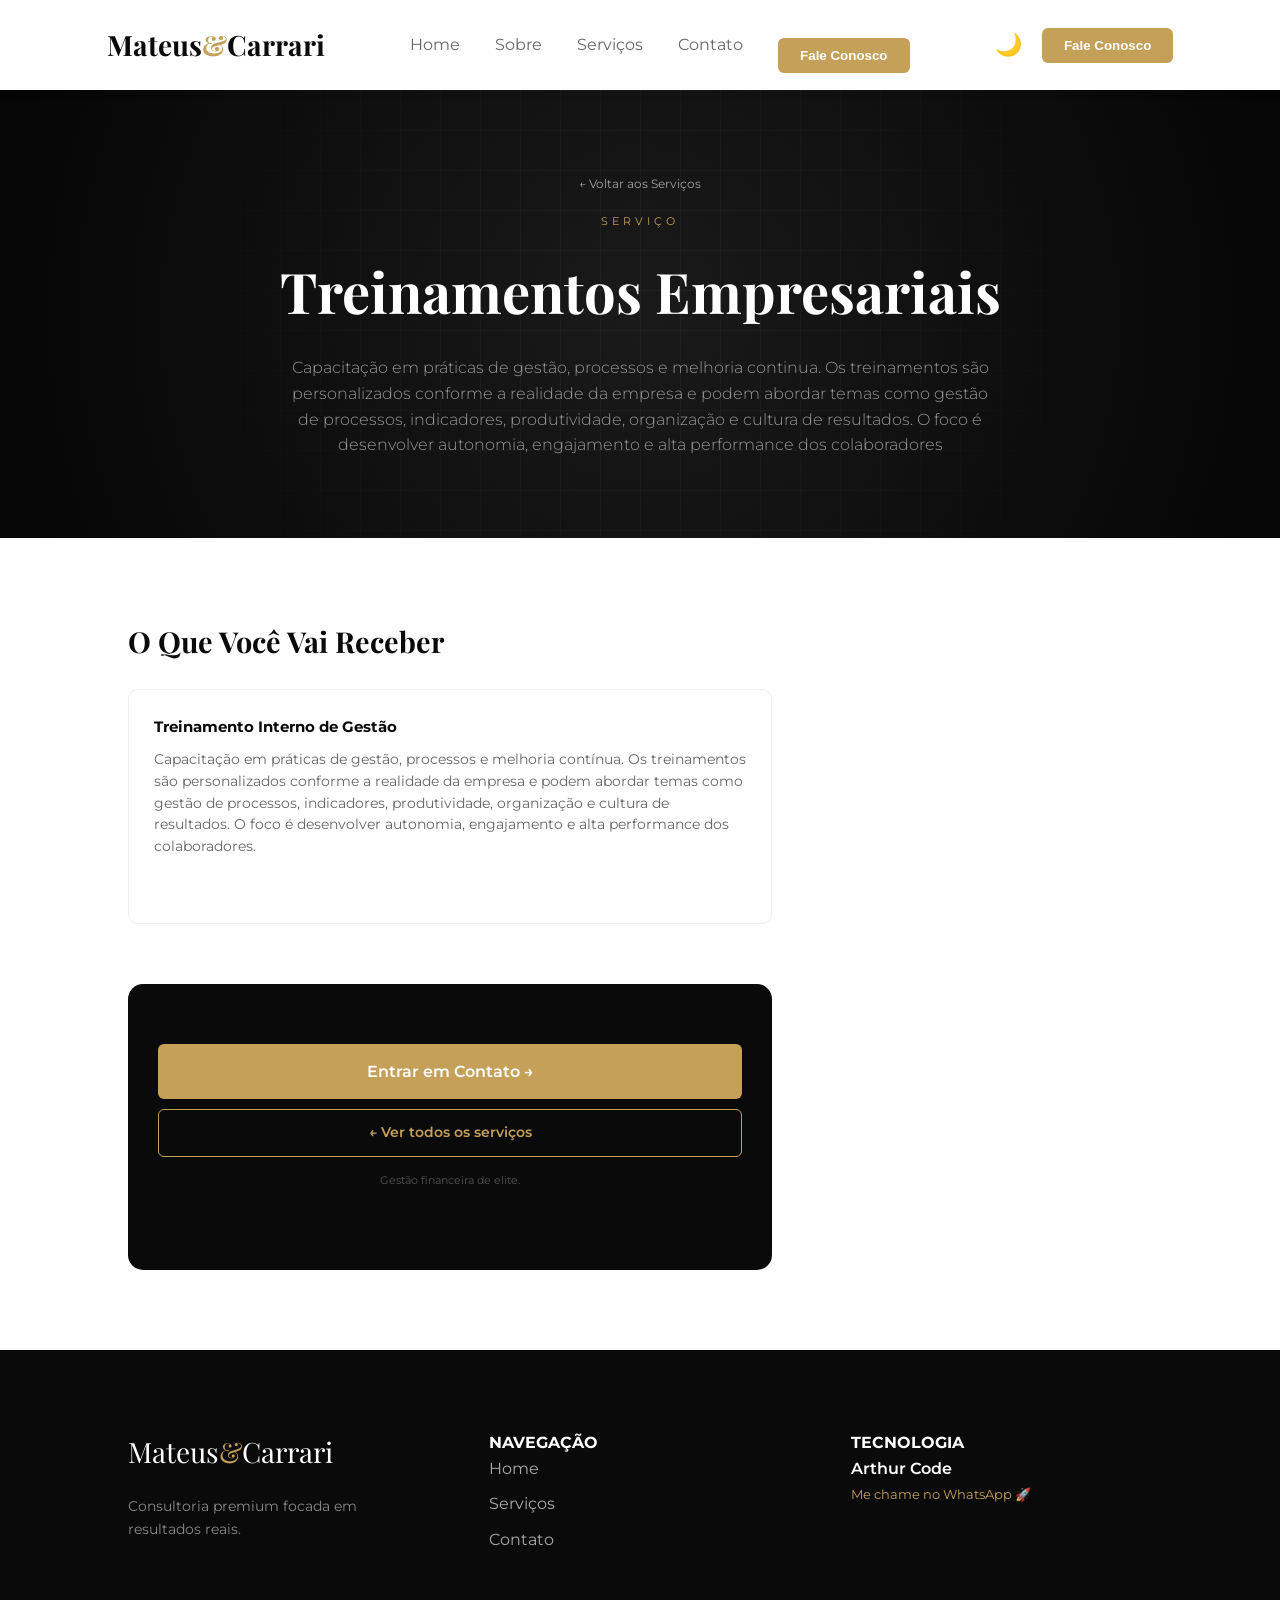
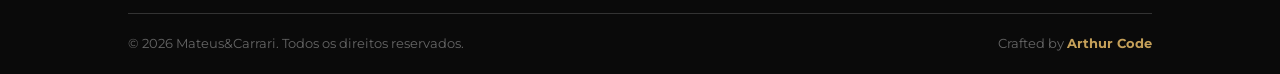
<file: treinamento-empresariais.html>
<!DOCTYPE html>
<html lang="pt-BR">
<head>
    <meta charset="UTF-8">
    <meta name="viewport" content="width=device-width, initial-scale=1.0">
    <link rel="icon" type="image/jpeg" href="WhatsApp Image 2026-04-30 at 21.22.45.jpeg">
    <title>Consultoria Financeira | Mateus & Carrari</title>
    
    <link href="https://fonts.googleapis.com/css2?family=Playfair+Display:ital,wght@0,400;0,700;1,400&family=Montserrat:wght@300;400;600&display=swap" rel="stylesheet">
    
    <style>
        /* --- 1. CONFIGURAÇÕES BASE E TEMAS --- */
        * { margin: 0; padding: 0; box-sizing: border-box; text-decoration: none; list-style: none; }
        
        :root {
            --gold: #c5a059;
            --dark-gold: #b08e4d;
            --black: #0a0a0a;
            --gray: #666;
            --border: #eeeeee;
            --body-bg: #ffffff;
            --text-main: #0a0a0a;
            --header-bg: #ffffff;
            --card-bg: #ffffff;
            --shadow: rgba(0,0,0,0.05);
        }

        body.dark-mode {
            --body-bg: #0e0e0e;
            --text-main: #f1f1f1;
            --header-bg: rgba(10, 10, 10, 0.95);
            --card-bg: #1a1a1a;
            --gray: #aaa;
            --border: #333;
            --shadow: rgba(0,0,0,0.4);
        }

        body { 
            font-family: 'Montserrat', sans-serif; 
            color: var(--text-main); 
            line-height: 1.6; 
            background: var(--body-bg); 
            padding-top: 90px;
            transition: background 0.4s ease, color 0.4s ease;
            overflow-x: hidden;
        }

        /* --- 2. HEADER E MENU MOBILE --- */
        .header {
            width: 100%; height: 90px; display: flex; align-items: center; justify-content: space-around;
            padding: 0 5%; background: var(--header-bg); position: fixed; top: 0; z-index: 1000;
            box-shadow: 0 2px 10px var(--shadow);
            backdrop-filter: blur(5px);
        }

        .logo { font-family: 'Playfair Display', serif; font-size: 28px; font-weight: 700; color: var(--text-main); z-index: 1100; }
        .logo span { color: var(--gold); }

        /* Hambúrguer */
        .menu-toggle {
            display: none; flex-direction: column; gap: 6px; cursor: pointer; z-index: 1100;
        }
        .menu-toggle span {
            width: 30px; height: 3px; background: var(--gold);
            transition: 0.3s; border-radius: 2px;
        }

        .nav-menu ul { display: flex; gap: 35px; align-items: center; }
        .nav-menu a { color: var(--gray); font-size: 16px; position: relative; padding: 10px 0; transition: 0.3s; }
        .nav-menu a:hover, .nav-menu a.active { color: var(--gold); }
        
        .btn-gold-nav { background: var(--gold); color: #fff; padding: 10px 22px; border-radius: 6px; border: none; font-weight: 600; cursor: pointer; transition: 0.3s; }

        /* --- 3. HERO SERVIÇO --- */
        .service-hero {
            background: radial-gradient(circle at center, #1a1a1a 0%, #050505 100%);
            padding: 80px 10%; text-align: center; color: #fff; position: relative;
        }
        .overlay-grid {
            position: absolute; top: 0; left: 0; width: 100%; height: 100%;
            background-image: linear-gradient(to right, rgba(255,255,255,0.03) 1px, transparent 1px), linear-gradient(to bottom, rgba(255,255,255,0.03) 1px, transparent 1px);
            background-size: 40px 40px; mask-image: radial-gradient(circle at center, black 20%, transparent 80%);
        }
        .back-link { color: #fff; font-size: 12px; margin-bottom: 20px; display: inline-block; opacity: 0.6; transition: 0.3s; }
        .back-link:hover { opacity: 1; color: var(--gold); }
        .service-tag { color: var(--gold); letter-spacing: 4px; font-size: 11px; text-transform: uppercase; margin-bottom: 15px; display: block; }
        .service-hero h1 { font-family: 'Playfair Display', serif; font-size: clamp(2rem, 8vw, 3.5rem); margin-bottom: 20px; }
        .service-hero p { max-width: 700px; margin: 0 auto; color: #999; font-weight: 300; }

        /* --- 4. CONTEÚDO --- */
        .content-container { padding: 80px 10%; display: grid; grid-template-columns: 1fr 320px; gap: 60px; max-width: 1400px; margin: 0 auto; }
        
        .main-text h2 { font-family: 'Playfair Display', serif; font-size: 1.8rem; margin-bottom: 25px; color: var(--text-main); }
        .main-text p { color: var(--gray); margin-bottom: 40px; }

        .delivery-grid { display: grid; grid-template-columns: repeat(auto-fit, minmax(240px, 1fr)); gap: 20px; margin-bottom: 60px; }
        .delivery-item { padding: 25px; border: 1px solid var(--border); border-radius: 10px; transition: 0.3s; background: var(--card-bg); }
        .delivery-item:hover { border-color: var(--gold); box-shadow: 0 5px 20px var(--shadow); }
        .delivery-item strong { display: block; margin-bottom: 10px; font-size: 0.95rem; color: var(--text-main); }
        .delivery-item p { font-size: 0.85rem; color: var(--gray); }

        .method-step { display: flex; gap: 30px; margin-bottom: 30px; }
        .step-num { font-family: 'Playfair Display', serif; font-size: 1.5rem; color: var(--gold); font-weight: 700; min-width: 30px; }
        .step-info h4 { font-size: 1rem; margin-bottom: 5px; color: var(--text-main); }
        .step-info p { font-size: 0.9rem; color: var(--gray); }

        /* --- CARD LATERAL --- */
        .side-card { 
            background: var(--black); color: #fff; padding: 40px 30px; border-radius: 15px; 
            height: fit-content; position: sticky; top: 120px;
        }
        .side-card h3 { font-family: 'Playfair Display', serif; color: var(--gold); margin-bottom: 20px; }
        .side-card li { font-size: 0.8rem; margin-bottom: 12px; color: #ccc; display: flex; align-items: center; gap: 10px; }
        .side-card li::before { content: '●'; color: var(--gold); font-size: 8px; }
        
        .btn-side { display: block; width: 100%; background: var(--gold); color: #fff; text-align: center; padding: 15px; border-radius: 6px; font-weight: 600; transition: 0.3s; }
        .btn-side:hover { background: var(--dark-gold); }

        .btn-outline-side {
            display: block; width: 100%; border: 1px solid var(--gold); color: var(--gold); 
            text-align: center; padding: 12px; border-radius: 6px; font-weight: 600; 
            font-size: 0.85rem; margin-top: 10px; transition: 0.3s;
        }
        .btn-outline-side:hover { background: rgba(197, 160, 89, 0.1); }

        /* --- 5. FOOTER --- */
        .main-footer { background: var(--black); color: #fff; padding: 80px 10% 20px; }
        .footer-container { display: grid; grid-template-columns: repeat(auto-fit, minmax(250px, 1fr)); gap: 60px; max-width: 1200px; margin: 0 auto 50px; }
        .logo-footer { font-family: 'Playfair Display', serif; font-size: 28px; margin-bottom: 20px; color: #fff; }
        .logo-footer span { color: var(--gold); }
        .dev-logo { width: 80px; margin-bottom: 15px; filter: grayscale(1) brightness(2); }
        .footer-bottom { border-top: 1px solid #333; padding-top: 20px; display: flex; justify-content: space-between; align-items: center; flex-wrap: wrap; color: #666; font-size: 0.8rem; }
        .footer-bottom a { color: var(--gold); font-weight: bold; }

        /* --- 6. RESPONSIVIDADE --- */
        @media (max-width: 968px) {
            .header { justify-content: space-between; }
            .menu-toggle { display: flex; }
            
            .nav-menu {
                position: fixed; top: 0; right: -100%; width: 80%; height: 100vh;
                background: var(--header-bg); flex-direction: column; padding: 120px 40px;
                transition: 0.4s cubic-bezier(0.4, 0, 0.2, 1); box-shadow: -10px 0 30px rgba(0,0,0,0.1);
            }
            .nav-menu.active { right: 0; }
            .nav-menu ul { flex-direction: column; gap: 25px; align-items: flex-start; }
            .nav-menu a { font-size: 20px; width: 100%; }
            
            .actions .btn-gold-nav { display: none; }
            .content-container { grid-template-columns: 1fr; padding: 40px 5%; }
            .side-card { position: static; margin-top: 40px; }
        }

        /* Animação X do Menu */
        .menu-toggle.active span:nth-child(1) { transform: rotate(45deg) translate(6px, 6px); }
        .menu-toggle.active span:nth-child(2) { opacity: 0; }
        .menu-toggle.active span:nth-child(3) { transform: rotate(-45deg) translate(7px, -7px); }
    </style>
</head>
<body>

<header class="header">
    <div class="logo">Mateus<span>&</span>Carrari</div>

    <div class="menu-toggle" id="mobile-menu">
        <span></span>
        <span></span>
        <span></span>
    </div>

    <nav class="nav-menu" id="nav-list">
        <ul>
            <li><a href="index.html">Home</a></li>
            <li><a href="sobre.html">Sobre</a></li>
            <li><a href="servicos.html">Serviços</a></li>
            <li><a href="contato.html">Contato</a></li>
            <li style="width: 100%; margin-top: 20px;" class="mobile-only">
                <button class="btn-gold-nav" style="width: 100%;" onclick="window.location.href='contato.html'">Fale Conosco</button>
            </li>
        </ul>
    </nav>

    <div class="actions" style="display: flex; align-items: center; gap: 20px;">
        <button id="theme-toggle" style="background: none; border: none; font-size: 22px; cursor: pointer;">🌙</button>
        <button class="btn-gold-nav" onclick="window.location.href='contato.html'">Fale Conosco</button>
    </div>
</header>

<section class="service-hero">
    <div class="overlay-grid"></div>
    <div style="position: relative; z-index: 2;">
        <a href="servicos.html" class="back-link">← Voltar aos Serviços</a>
        <span class="service-tag">Serviço</span>
        <h1>Treinamentos Empresariais</h1>
        <p>Capacitação em práticas de gestão, processos e melhoria continua. Os treinamentos são personalizados conforme a realidade da empresa e podem abordar temas como gestão de processos, indicadores, produtividade,  organização e cultura de resultados. O foco é desenvolver autonomia, engajamento e alta performance dos colaboradores</p>
    </div>
</section>

<div class="content-container">
    <main class="main-text">
        
        <h2>O Que Você Vai Receber</h2>
        <div class="delivery-grid">
            <div class="delivery-item">
                <strong>Treinamento Interno de Gestão</strong>
                <p>Capacitação em práticas de gestão, processos e melhoria contínua. Os treinamentos são personalizados conforme a realidade da empresa e podem abordar temas como gestão de processos, indicadores, produtividade, organização e cultura de resultados. O foco é desenvolver autonomia, engajamento e alta performance dos colaboradores.</p>
            </div>
        </div>

    <aside>
        <div class="side-card">
            <a href="contato.html" class="btn-side" style="margin-top: 20px;">Entrar em Contato →</a>
            <a href="servicos.html" class="btn-outline-side">← Ver todos os serviços</a>
            
            <p style="text-align:center; margin-top:15px; color:#666; font-size:0.7rem; opacity: 0.8;">Gestão financeira de elite.</p>
        </div>
    </aside>
</div>

<footer class="main-footer">
    <div class="footer-container">
        <div class="footer-column">
            <div class="logo-footer">Mateus<span>&</span>Carrari</div>
            <p style="color:#888; font-size:0.9rem; margin-top: 15px;">Consultoria premium focada em resultados reais.</p>
        </div>
        <div class="footer-column">
            <h4>NAVEGAÇÃO</h4>
            <a href="index.html" style="color:#aaa; display:block; margin-bottom:10px;">Home</a>
            <a href="servicos.html" style="color:#aaa; display:block; margin-bottom:10px;">Serviços</a>
            <a href="contato.html" style="color:#aaa; display:block; margin-bottom:10px;">Contato</a>
        </div>
        <div class="footer-column">
            <h4>TECNOLOGIA</h4>
            <p style="color: #fff; font-weight: 600;">Arthur Code</p>
            <a href="https://wa.me/5564992209255" target="_blank" style="color: var(--gold); font-size: 0.8rem;">Me chame no WhatsApp 🚀</a>
        </div>
    </div>
    <div class="footer-bottom">
        <span>&copy; 2026 Mateus&Carrari. Todos os direitos reservados.</span>
        <span>Crafted by <a href="https://wa.me/5564992209255" target="_blank">Arthur Code</a></span>
    </div>
</footer>

<script>
    // --- LÓGICA DO MENU MOBILE ---
    const menuToggle = document.getElementById('mobile-menu');
    const navList = document.getElementById('nav-list');

    menuToggle.addEventListener('click', () => {
        menuToggle.classList.toggle('active');
        navList.classList.toggle('active');
    });

    // Fecha o menu ao clicar em um link
    document.querySelectorAll('.nav-menu a').forEach(link => {
        link.addEventListener('click', () => {
            menuToggle.classList.remove('active');
            navList.classList.remove('active');
        });
    });

    // --- LÓGICA DO DARK MODE ---
    const themeToggle = document.getElementById('theme-toggle');
    const body = document.body;

    const updateIcon = (isDark) => {
        themeToggle.innerText = isDark ? '☀️' : '🌙';
    };

    const savedTheme = localStorage.getItem('theme');
    if (savedTheme === 'dark') {
        body.classList.add('dark-mode');
        updateIcon(true);
    }

    themeToggle.addEventListener('click', () => {
        const isDark = body.classList.toggle('dark-mode');
        localStorage.setItem('theme', isDark ? 'dark' : 'light');
        updateIcon(isDark);
    });
</script>

</body>
</html>
</file>
